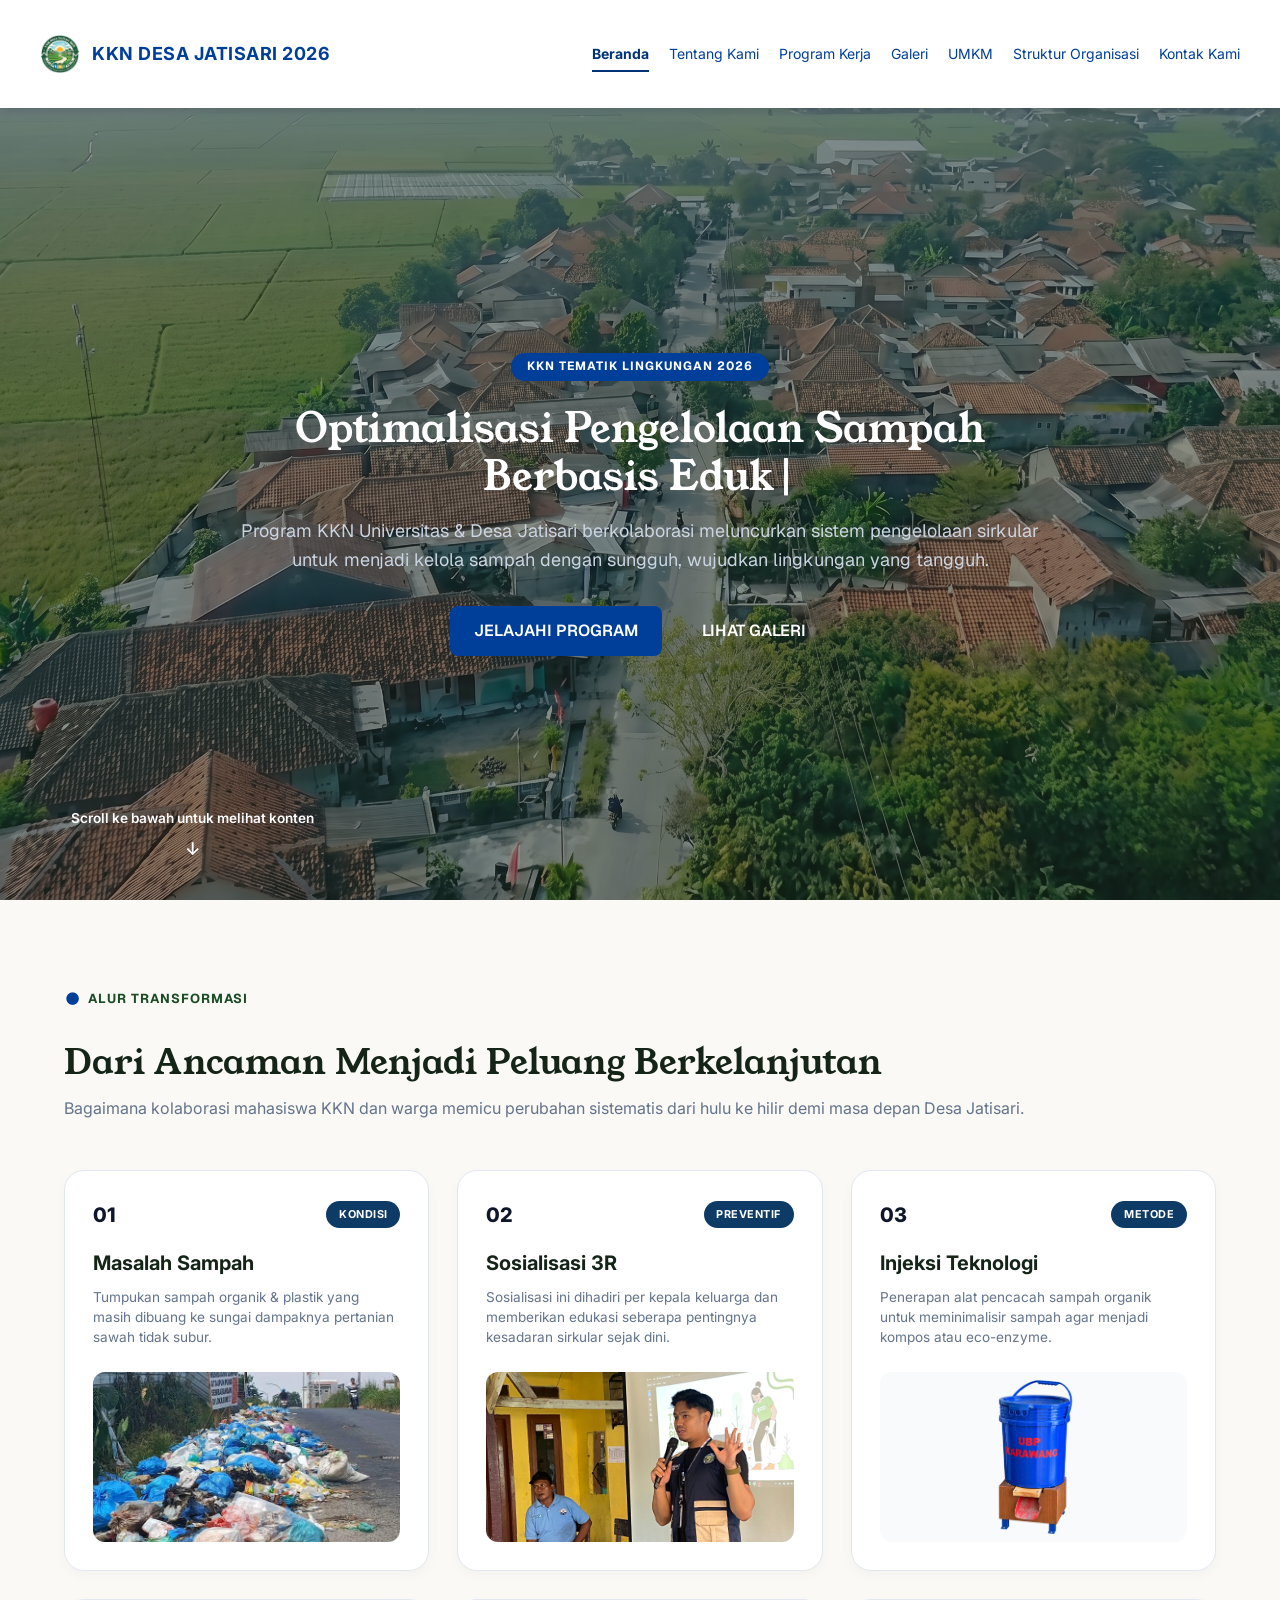
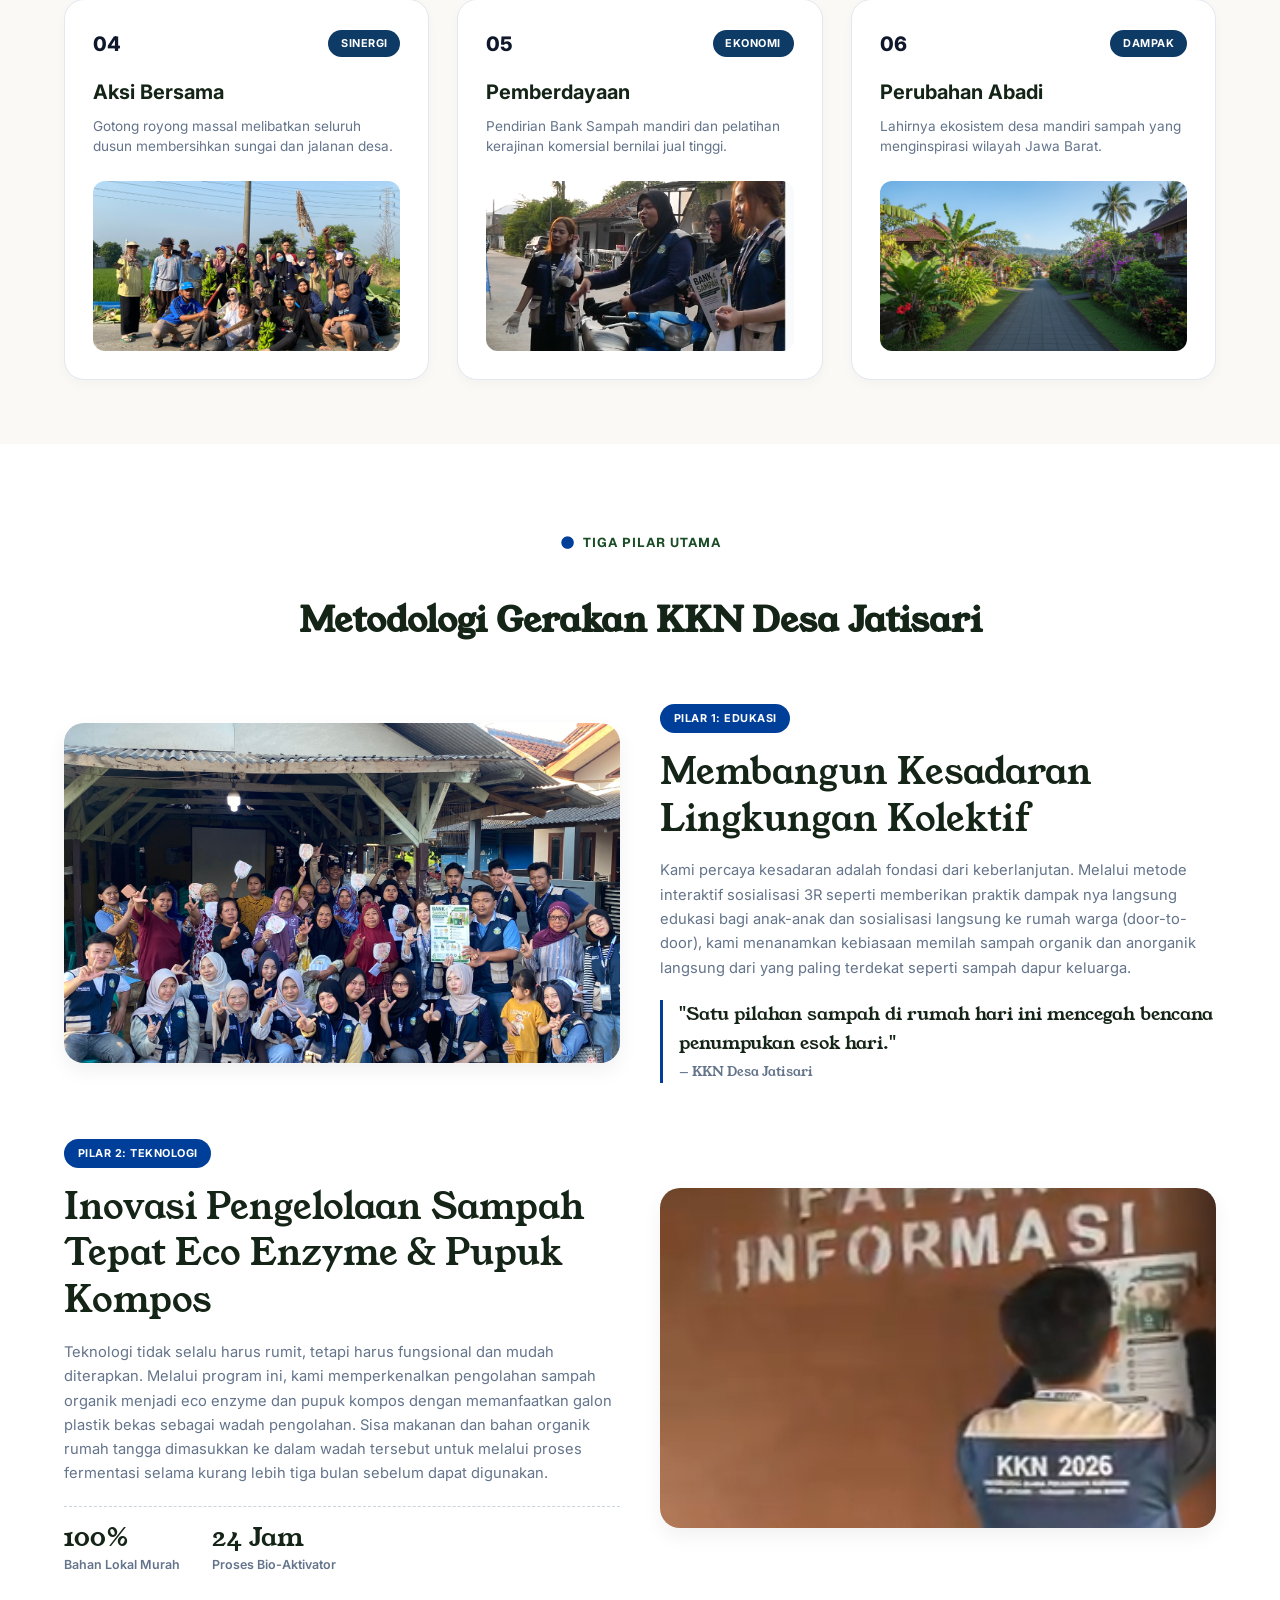
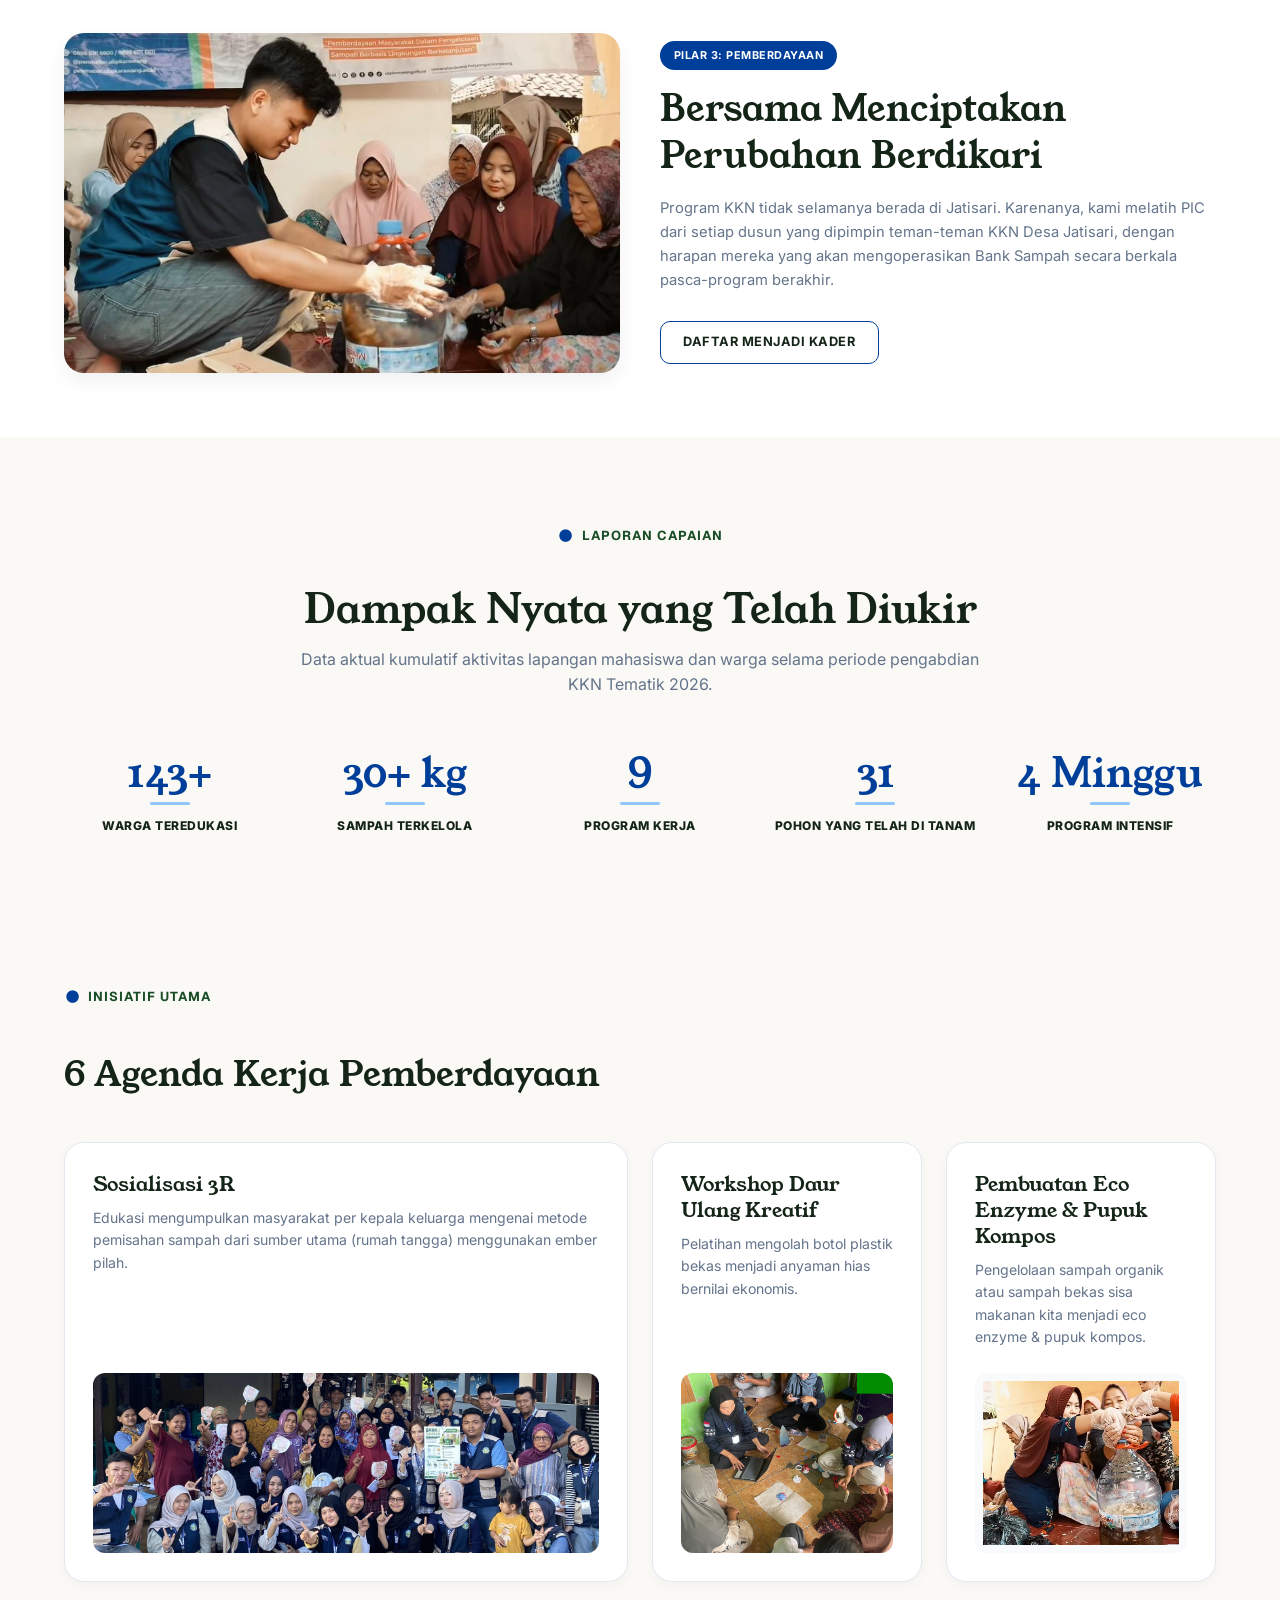
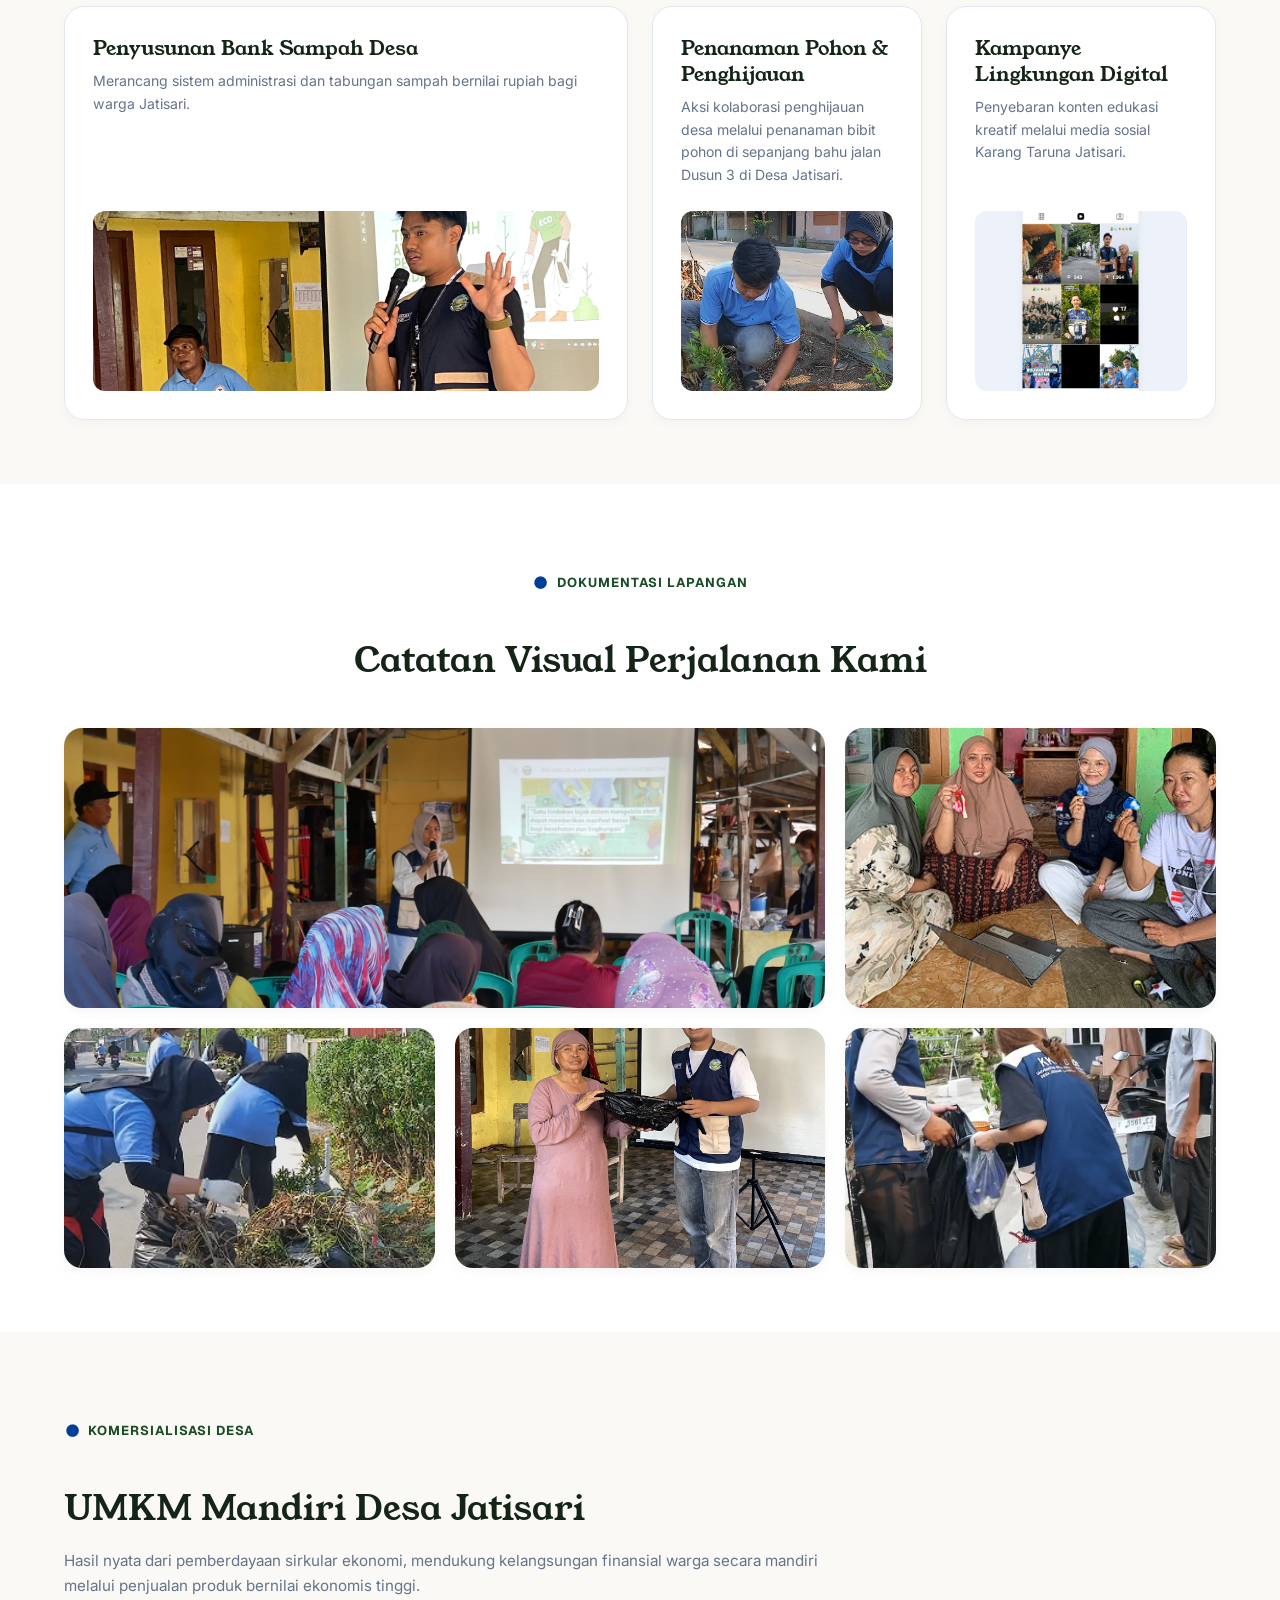
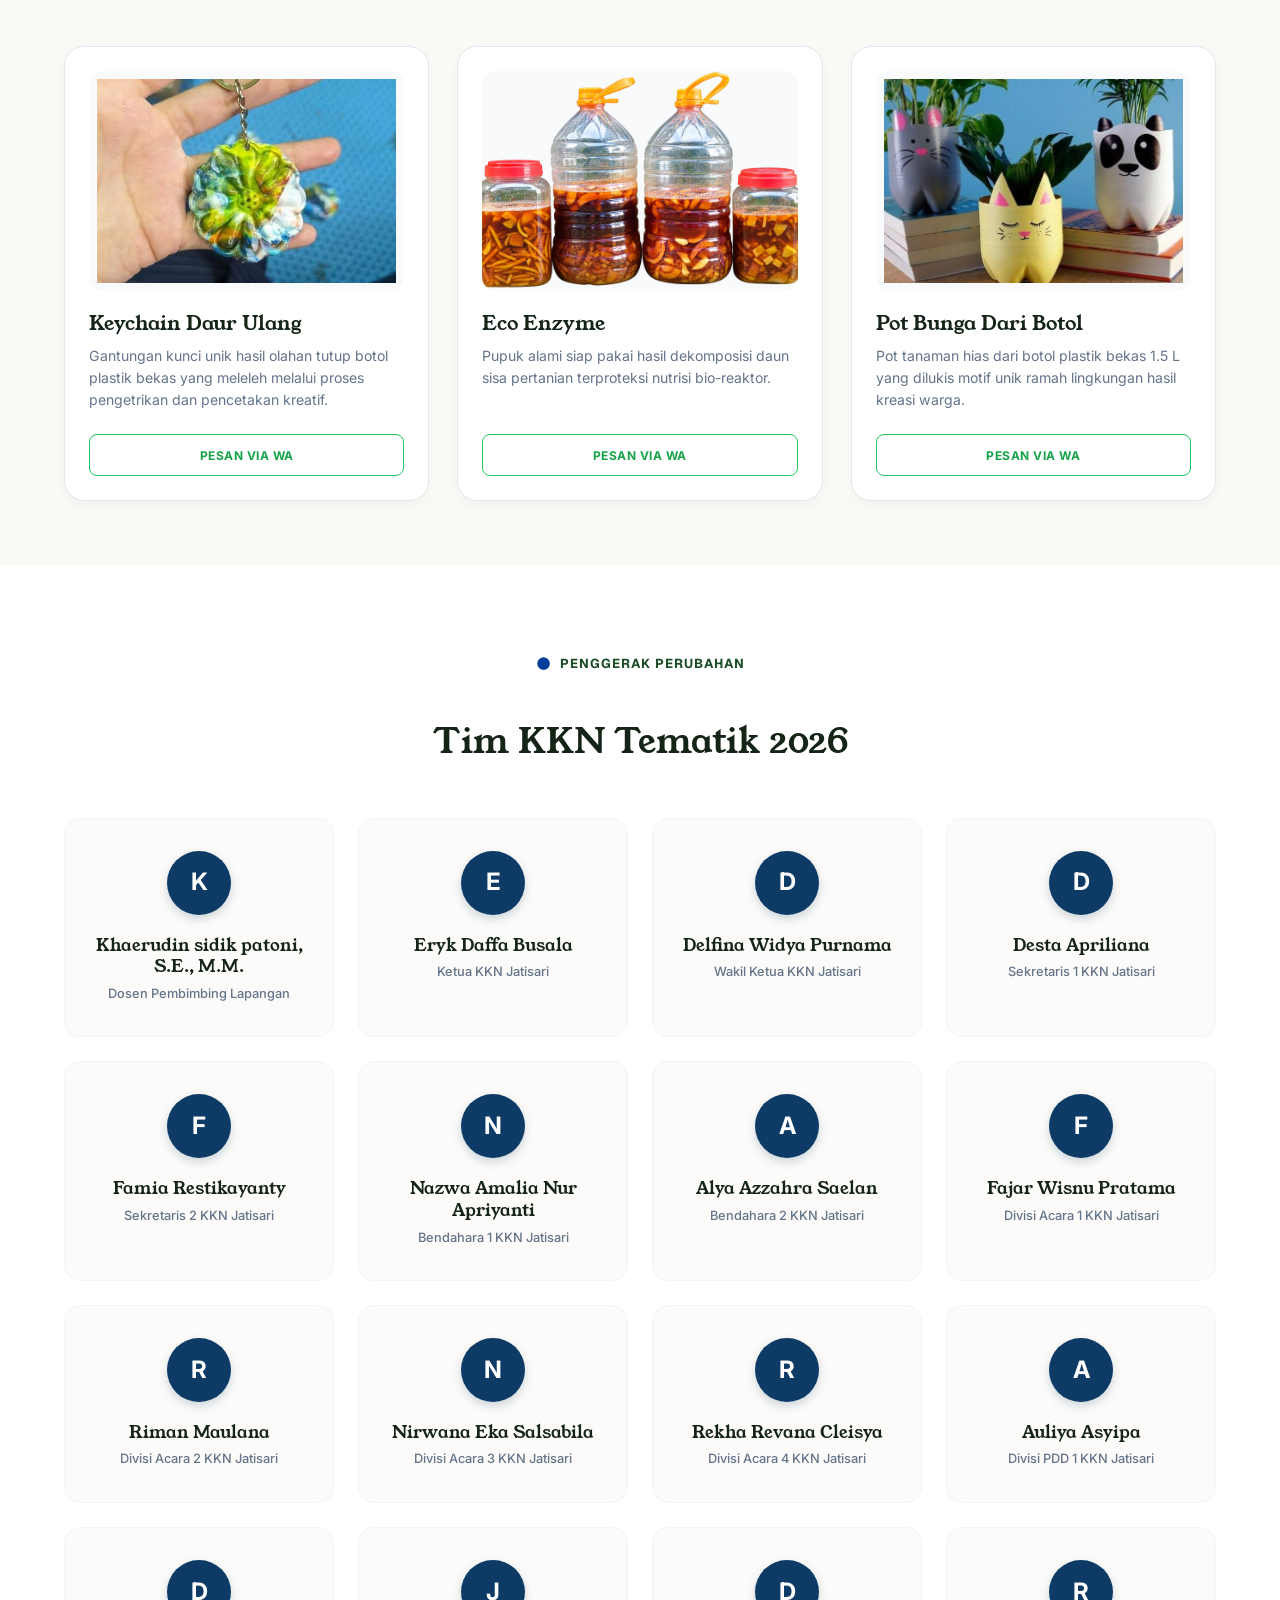
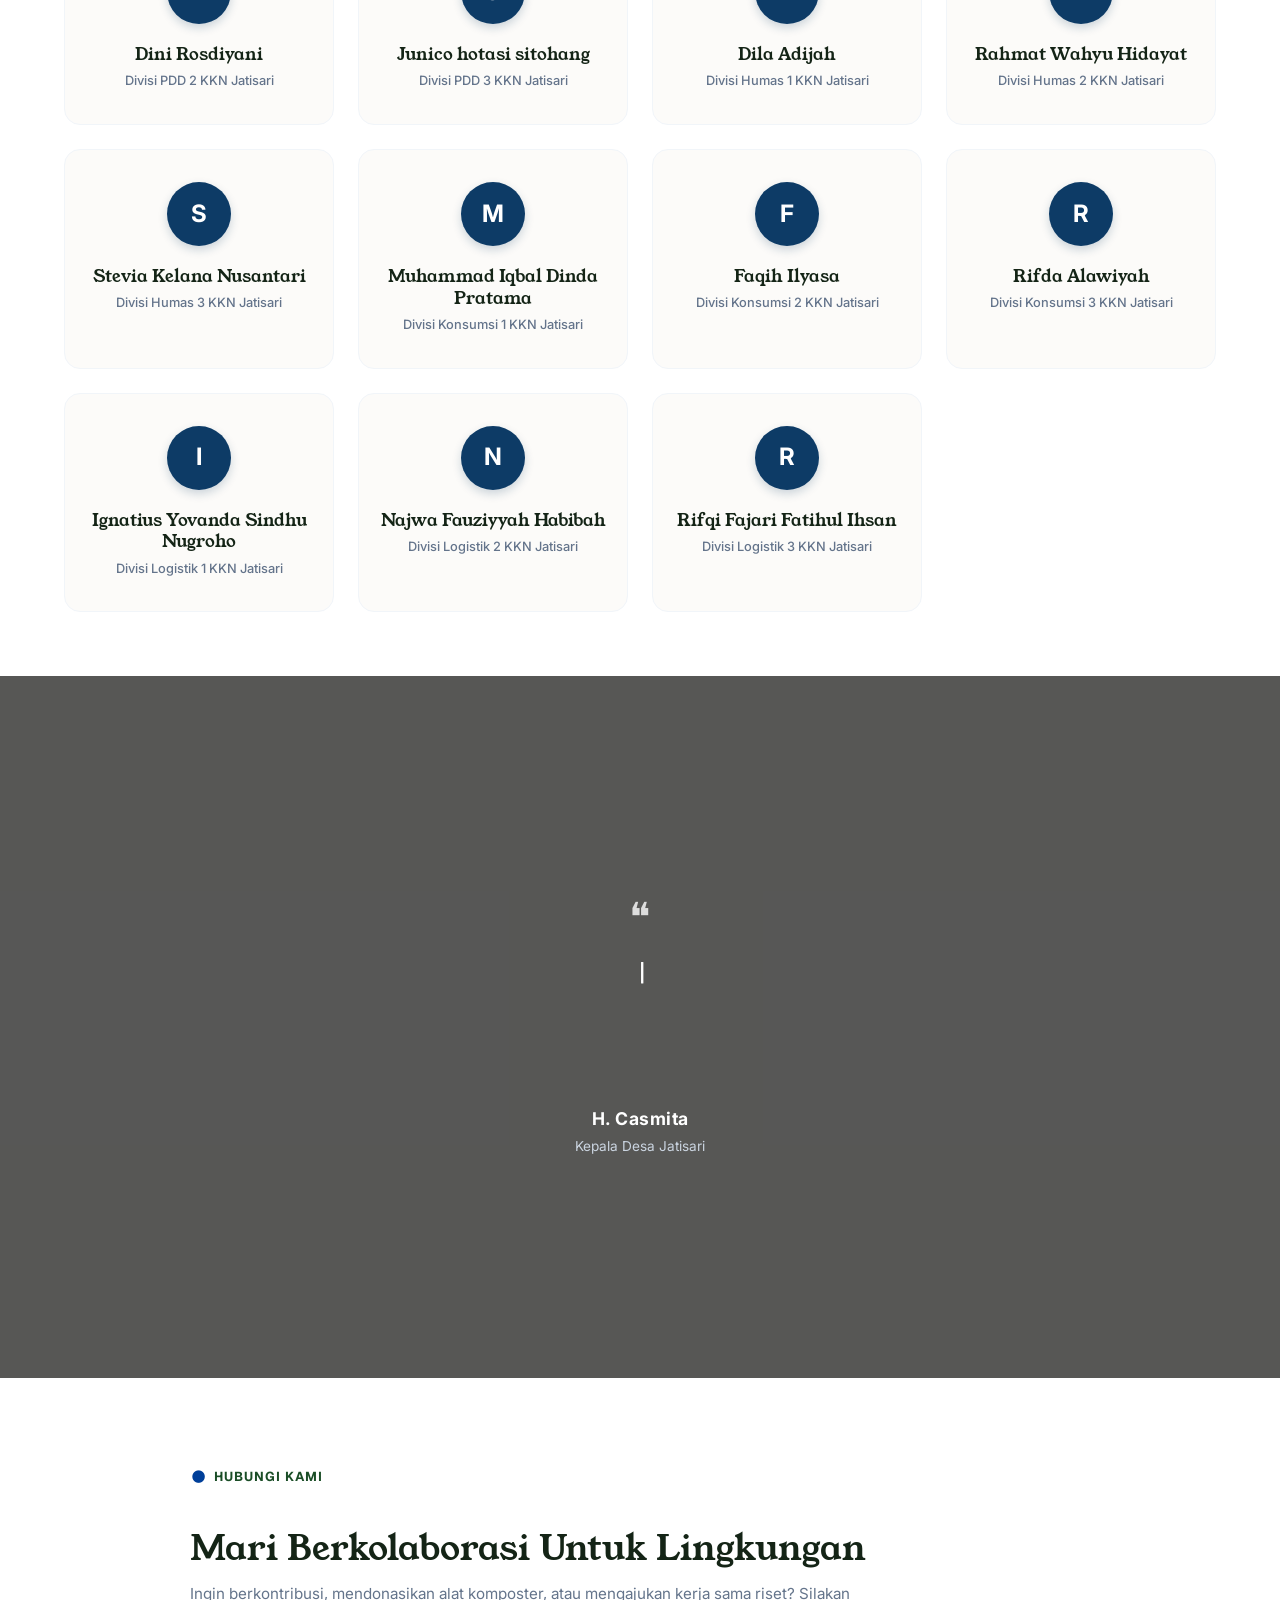
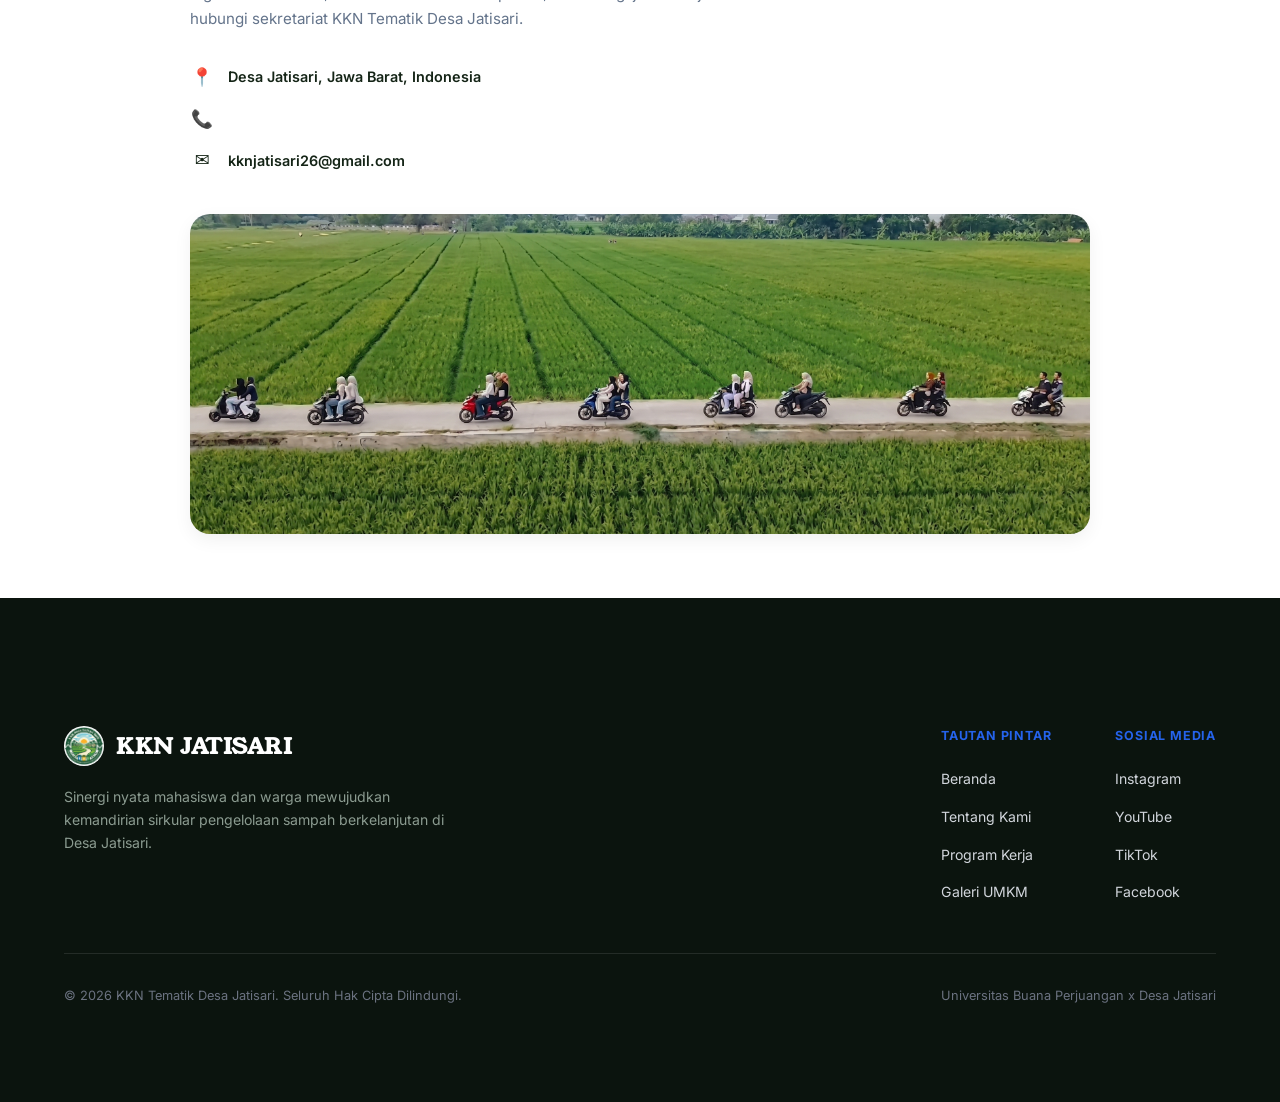
<file: index.html>
<!DOCTYPE html>
<html lang="id">
<head>
    <meta charset="UTF-8">
    <meta name="viewport" content="width=device-width, initial-scale=1.0">
    <title>KKN Desa Jatisari</title>
    <!-- Menghubungkan file styles.css -->
    <link rel="stylesheet" href="styles.css">
</head>
<body>
    <!-- NAVBAR -->
    <nav class="navbar">
        <div class="nav-container">
            <!-- BRAND LOGO -->
            <a href="#" class="brand-logo">
                <img src="img/logo1.jpeg" class="logo-img" alt="Logo KKN">
                <span class="logo-text">KKN DESA JATISARI 2026</span>
            </a>
            <!-- TOMBOL HAMBURGER -->
            <button class="menu-btn" id="mobile-menu-btn" type="button" onclick="toggleSidebar(event)">
                ☰
            </button>

            <!-- OVERLAY -->
            <div class="sidebar-overlay" id="sidebar-overlay" onclick="closeSidebar(event)"></div>

            <!-- SIDEBAR NAV MENU -->
            <ul class="nav-menu" id="nav-menu">
                <li class="sidebar-header">
                    <span>Menu Navigasi</span>
                    <button class="close-btn" id="close-btn" type="button" onclick="closeSidebar(event)">&times;</button>
                </li>
                <li><a href="#top-page" class="nav-link">Beranda</a></li>
                <li><a href="#alur-transformasi" class="nav-link">Tentang Kami</a></li>
                <li><a href="#agenda-pemberdayaan"class="nav-link"> Program Kerja</a></li>
                <li><a href="#dokumentasi-visual" class="nav-link"> Galeri</a></li>
                <li><a href="#umkm-desa" class="nav-link"> UMKM</a></li>
                <li><a href="#penggerak-perubahan" class="nav-link">Struktur Organisasi</a></li>
                <li><a href="#kolaborasi-lingkungan" class="nav-link">Kontak Kami</a></li>
            </ul>
        </div>
    </nav>

    <!-- POP-UP PETUNJUK SCROLL -->
    <div id="scroll-toast" class="scroll-toast">
        <span class="scroll-text">Scroll ke bawah untuk melihat konten</span>
        <span class="scroll-icon">↓</span>
    </div>

    <section id="top-page" class="hero">
        <div class="hero-content">
            <span class="hero-badge">KKN TEMATIK LINGKUNGAN 2026</span>
            <h1 class="hero-title">Optimalisasi Pengelolaan Sampah Berbasis Edukasi, Teknologi, dan Pemberdayaan Masyarakat</h1>
            <p class="hero-description">Program KKN Universitas & Desa Jatisari berkolaborasi meluncurkan sistem pengelolaan sirkular untuk menjadi kelola sampah dengan sungguh, wujudkan lingkungan yang tangguh.</p>
            <div class="btn-group">
                <a href="#agenda-pemberdayaan" class="btn btn-secondary">JELAJAHI PROGRAM</a>
                <a href="#dokumentasi-visual" class="btn btn-primary">LIHAT GALERI</a>
            </div>
        </div>
    </section>
    <section id="alur-transformasi">
        <div class="container">
            
            <!-- HEADER SECTION -->
            <div class="transform-header">
                <div class="badge-tag-blue">
                    <span class="badge-dot">•</span>
                    <span class="badge-text">ALUR TRANSFORMASI</span>
                </div>
                <h2 class="transform-title">Dari Ancaman Menjadi Peluang Berkelanjutan</h2>
                <p class="transform-subtitle">
                    Bagaimana kolaborasi mahasiswa KKN dan warga memicu perubahan sistematis dari hulu ke hilir demi masa depan Desa Jatisari.
                </p>
            </div>

            <!-- GRID 6 KARTU -->
            <div class="transform-grid">

                <!-- KARTU 01 -->
                <div class="transform-card">
                    <div class="card-head">
                        <span class="step-num">01</span>
                        <span class="pill-badge">KONDISI</span>
                    </div>
                    <h3>Masalah Sampah</h3>
                    <p>Tumpukan sampah organik & plastik yang masih dibuang ke sungai dampaknya pertanian sawah tidak subur.</p>
                    <div class="card-img-box">
                        <img src="img/gambar1.png" alt="Masalah Sampah">
                    </div>
                </div>

                <!-- KARTU 02 -->
                <div class="transform-card">
                    <div class="card-head">
                        <span class="step-num">02</span>
                        <span class="pill-badge">PREVENTIF</span>
                    </div>
                    <h3>Sosialisasi 3R</h3>
                    <p>Sosialisasi ini dihadiri per kepala keluarga dan memberikan edukasi seberapa pentingnya kesadaran sirkular sejak dini.</p>
                    <div class="card-img-box">
                        <img src="img/gambar2.jpg" alt="Sosialisasi 3R">
                    </div>
                </div>

                <!-- KARTU 03 -->
                <div class="transform-card">
                    <div class="card-head">
                        <span class="step-num">03</span>
                        <span class="pill-badge">METODE</span>
                    </div>
                    <h3>Injeksi Teknologi</h3>
                    <p>Penerapan alat pencacah sampah organik untuk meminimalisir sampah agar menjadi kompos atau eco-enzyme.</p>
                    <div class="card-img-box img-contain">
                        <img src="img/gambar3.png" alt="Injeksi Teknologi">
                    </div>
                </div>

                <!-- KARTU 04 -->
                <div class="transform-card">
                    <div class="card-head">
                        <span class="step-num">04</span>
                        <span class="pill-badge">SINERGI</span>
                    </div>
                    <h3>Aksi Bersama</h3>
                    <p>Gotong royong massal melibatkan seluruh dusun membersihkan sungai dan jalanan desa.</p>
                    <div class="card-img-box">
                        <img src="img/gambar4.jpg" alt="Aksi Bersama">
                    </div>
                </div>

                <!-- KARTU 05 -->
                <div class="transform-card">
                    <div class="card-head">
                        <span class="step-num">05</span>
                        <span class="pill-badge">EKONOMI</span>
                    </div>
                    <h3>Pemberdayaan</h3>
                    <p>Pendirian Bank Sampah mandiri dan pelatihan kerajinan komersial bernilai jual tinggi.</p>
                    <div class="card-img-box">
                        <img src="img/gambar5.png" alt="Pemberdayaan">
                    </div>
                </div>

                <!-- KARTU 06 -->
                <div class="transform-card">
                    <div class="card-head">
                        <span class="step-num">06</span>
                        <span class="pill-badge">DAMPAK</span>
                    </div>
                    <h3>Perubahan Abadi</h3>
                    <p>Lahirnya ekosistem desa mandiri sampah yang menginspirasi wilayah Jawa Barat.</p>
                    <div class="card-img-box">
                        <img src="img/gambar6.png" alt="Perubahan Abadi">
                    </div>
                </div>

            </div>
        </div>
    </section>
    <!-- SECTION METODOLOGI GERAKAN (3 PILAR UTAMA) -->
    <section id="metodologi-gerakan" class="section-scroll-target">
        <div class="container">
            
            <!-- HEADER SECTION -->
            <div class="metodologi-header">
                <div class="badge-tag-blue">
                    <span class="badge-dot">•</span>
                    <span class="badge-text">TIGA PILAR UTAMA</span>
                </div>
                <h2 class="metodologi-title">Metodologi Gerakan KKN Desa Jatisari</h2>
            </div>

            <!-- LIST PILAR (ZIGZAG LAYOUT) -->
            <div class="pilar-wrapper">

                <!-- PILAR 1 (FOTO KIRI) -->
                <div class="pilar-card">
                    <div class="pilar-media">
                        <img src="img/gambar7.jpg" alt="Edukasi Kesadaran Lingkungan">
                    </div>
                    <div class="pilar-content">
                        <span class="pilar-badge">PILAR 1: EDUKASI</span>
                        <h3>Membangun Kesadaran Lingkungan Kolektif</h3>
                        <p>
                            Kami percaya kesadaran adalah fondasi dari keberlanjutan. Melalui metode interaktif  sosialisasi 3R seperti memberikan praktik dampak nya langsung edukasi bagi anak-anak dan sosialisasi langsung ke rumah warga (door-to-door), kami menanamkan kebiasaan memilah sampah organik dan anorganik langsung dari yang paling terdekat seperti sampah dapur keluarga.
                        </p>
                        <blockquote class="pilar-quote">
                            "Satu pilahan sampah di rumah hari ini mencegah bencana penumpukan esok hari."
                            <cite>— KKN Desa Jatisari</cite>
                        </blockquote>
                    </div>
                </div>

                <!-- PILAR 2 (FOTO KANAN / REVERSE) -->
                <div class="pilar-card pilar-reverse">
                    <div class="pilar-media">
                        <img src="img/gambar8.png" alt="Inovasi Pengelolaan Sampah">
                    </div>
                    <div class="pilar-content">
                        <span class="pilar-badge">PILAR 2: TEKNOLOGI</span>
                        <h3>Inovasi Pengelolaan Sampah Tepat Eco Enzyme & Pupuk Kompos</h3>
                        <p>
                            Teknologi tidak selalu harus rumit, tetapi harus fungsional dan mudah diterapkan. Melalui program ini, kami memperkenalkan pengolahan sampah organik menjadi eco enzyme dan pupuk kompos dengan memanfaatkan galon plastik bekas sebagai wadah pengolahan. Sisa makanan dan bahan organik rumah tangga dimasukkan ke dalam wadah tersebut untuk melalui proses fermentasi selama kurang lebih tiga bulan sebelum dapat digunakan.
                        </p>
                        <div class="pilar-stats">
                            <div class="pilar-stat-item">
                                <span class="pilar-stat-num">100%</span>
                                <span class="pilar-stat-label">Bahan Lokal Murah</span>
                            </div>
                            <div class="pilar-stat-item">
                                <span class="pilar-stat-num">24 Jam</span>
                                <span class="pilar-stat-label">Proses Bio-Aktivator</span>
                            </div>
                        </div>
                    </div>
                </div>

                <!-- PILAR 3 (FOTO KIRI) -->
                <div class="pilar-card">
                    <div class="pilar-media">
                        <img src="img/gambar9.jpg" alt="Pemberdayaan Berdikari">
                    </div>
                    <div class="pilar-content">
                        <span class="pilar-badge">PILAR 3: PEMBERDAYAAN</span>
                        <h3>Bersama Menciptakan Perubahan Berdikari</h3>
                        <p>
                            Program KKN tidak selamanya berada di Jatisari. Karenanya, kami melatih PIC dari setiap dusun yang dipimpin teman-teman KKN Desa Jatisari, dengan harapan mereka yang akan mengoperasikan Bank Sampah secara berkala pasca-program berakhir.
                        </p>
                        <a href=# class="btn-outline-pilar">DAFTAR MENJADI KADER</a>
                    </div>
                </div>

            </div>
        </div>
    </section>
    <!-- SECTION LAPORAN CAPAIAN -->
    <section id="laporan-capaian" class="section-scroll-target">
        <div class="container">
            
            <!-- HEADER SECTION -->
            <div class="capaian-header">
                <div class="badge-tag-blue">
                    <span class="badge-dot">•</span>
                    <span class="badge-text">LAPORAN CAPAIAN</span>
                </div>
                <h2 class="capaian-title">Dampak Nyata yang Telah Diukir</h2>
                <p class="capaian-subtitle">
                    Data aktual kumulatif aktivitas lapangan mahasiswa dan warga selama periode pengabdian KKN Tematik 2026.
                </p>
            </div>

            <!-- GRID 5 KOLOM ANGKA STATISTIK -->
            <div class="capaian-grid grid-3">

                <!-- ITEM 1 -->
                <div class="capaian-item">
                    <div class="card-stat-number">143+</div>
                    <div class="capaian-line"></div>
                    <p class="capaian-label">WARGA TEREDUKASI</p>
                </div>

                <!-- ITEM 2 -->
                <div class="capaian-item">
                    <div class="card-stat-number">30+ kg</div>
                    <div class="capaian-line"></div>
                    <p class="capaian-label">SAMPAH TERKELOLA</p>
                </div>

                <!-- ITEM 3 -->
                <div class="capaian-item">
                    <div class="card-stat-number">9</div>
                    <div class="capaian-line"></div>
                    <p class="capaian-label">PROGRAM KERJA</p>
                </div>

                <!-- ITEM 4 -->
                <div class="capaian-item">
                    <div class="card-stat-number">31</div>
                    <div class="capaian-line"></div>
                    <p class="capaian-label">Pohon Yang Telah Di Tanam</p>
                </div>

                <!-- ITEM 5 -->
                <div class="capaian-item">
                    <div class="card-stat-number">4 Minggu</div>
                    <div class="capaian-line"></div>
                    <p class="capaian-label">PROGRAM INTENSIF</p>
                </div>

            </div>
        </div>
    </section>
    <!-- SECTION 6 AGENDA KERJA PEMBERDAYAAN -->
    <section id="agenda-pemberdayaan" class="section-scroll-target">
        <div class="container">
            
            <!-- HEADER SECTION -->
            <div class="agenda-header">
                <div class="badge-tag-blue">
                    <span class="badge-dot">•</span>
                    <span class="badge-text">INISIATIF UTAMA</span>
                </div>
                <h2 class="agenda-title">6 Agenda Kerja Pemberdayaan</h2>
            </div>

            <!-- GRID KARTU AGENDA (LEBAR BERVARIASI) -->
            <div class="agenda-grid">

                <!-- KARTU 1 (LEBAR / FEATURED) -->
                <div class="agenda-card card-wide">
                    <div class="agenda-text-box">
                        <h3>Sosialisasi 3R</h3>
                        <p>Edukasi mengumpulkan masyarakat per kepala keluarga mengenai metode pemisahan sampah dari sumber utama (rumah tangga) menggunakan ember pilah.</p>
                    </div>
                    <div class="agenda-img-box">
                        <img src="img/gambar10.JPG" alt="Sosialisasi 3R">
                    </div>
                </div>

                <!-- KARTU 2 (STANDAR) -->
                <div class="agenda-card">
                    <div class="agenda-text-box">
                        <h3>Workshop Daur Ulang Kreatif</h3>
                        <p>Pelatihan mengolah botol plastik bekas menjadi anyaman hias bernilai ekonomis.</p>
                    </div>
                    <div class="agenda-img-box">
                        <img src="img/gambar11.jpg" alt="Workshop Daur Ulang">
                    </div>
                </div>

                <!-- KARTU 3 (STANDAR - FIT CONTAINER UNTUK BOTOL/EKYM) -->
                <div class="agenda-card">
                    <div class="agenda-text-box">
                        <h3>Pembuatan Eco Enzyme & Pupuk Kompos</h3>
                        <p>Pengelolaan sampah organik atau sampah bekas sisa makanan kita menjadi eco enzyme & pupuk kompos.</p>
                    </div>
                    <div class="agenda-img-box img-contain">
                        <img src="img/gambar12.png" alt="Eco Enzyme">
                    </div>
                </div>

                <!-- KARTU 4 (LEBAR / FEATURED) -->
                <div class="agenda-card card-wide">
                    <div class="agenda-text-box">
                        <h3>Penyusunan Bank Sampah Desa</h3>
                        <p>Merancang sistem administrasi dan tabungan sampah bernilai rupiah bagi warga Jatisari.</p>
                    </div>
                    <div class="agenda-img-box">
                        <img src="img/gambar2.jpg" alt="Bank Sampah Desa">
                    </div>
                </div>

                <!-- KARTU 5 (STANDAR) -->
                <div class="agenda-card">
                    <div class="agenda-text-box">
                        <h3>Penanaman Pohon & Penghijauan</h3>
                        <p>Aksi kolaborasi penghijauan desa melalui penanaman bibit pohon di sepanjang bahu jalan Dusun 3  di Desa Jatisari.</p>
                    </div>
                    <div class="agenda-img-box">
                        <img src="img/gambar13.png" alt="Pelatihan Kompos">
                    </div>
                </div>

                <!-- KARTU 6 (STANDAR) -->
                <div class="agenda-card">
                    <div class="agenda-text-box">
                        <h3>Kampanye Lingkungan Digital</h3>
                        <p>Penyebaran konten edukasi kreatif melalui media sosial Karang Taruna Jatisari.</p>
                    </div>
                    <div class="agenda-img-box">
                        <img src="img/gambar14.png" alt="Kampanye Digital">
                    </div>
                </div>

            </div>
        </div>
    </section>
    <!-- SECTION DOKUMENTASI LAPANGAN -->
    <section id="dokumentasi-visual" class="section-scroll-target">
        <div class="container">
            
            <!-- HEADER SECTION -->
            <div class="visual-header">
                <div class="badge-tag-blue">
                    <span class="badge-dot">•</span>
                    <span class="badge-text">DOKUMENTASI LAPANGAN</span>
                </div>
                <h2 class="visual-title">Catatan Visual Perjalanan Kami</h2>
            </div>

            <!-- BENTO/GRID ASIMETRIS FOTO -->
            <div class="visual-grid">

                <!-- FOTO 1: WIDE (FOTO UTAMA BERSAMA WARGA) -->
                <div class="visual-card card-wide">
                    <img src="img/gambar15.JPG" alt="Foto Bersama Warga Desa">
                </div>

                <!-- FOTO 2: PRESENTASI / EDUSASI -->
                <div class="visual-card card-tall">
                    <img src="img/gambar16.png" alt="Sosialisasi dan Presentasi Program">
                </div>

                <!-- FOTO 3: PRAKTIK PEMBUATAN ECO ENZYME -->
                <div class="visual-card">
                    <img src="img/gambar17.png" alt="Praktik Pengolahan Sampah Organik">
                </div>

                <!-- FOTO 4: AKSI GOBAR / KERJA BAKTI -->
                <div class="visual-card">
                    <img src="img/gambar18.JPG" alt="Aksi Bersama di Lapangan">
                </div>

                <!-- FOTO 5: PEMASANGAN PAPAN INFORMASI -->
                <div class="visual-card">
                    <img src="img/gambar19.png" alt="Pemasangan Papan Informasi Desa">
                </div>

            </div>
        </div>
    </section>
    <!-- SECTION UMKM MANDIRI DESA -->
    <section id="umkm-desa" class="section-scroll-target">
        <div class="container">
            
            <!-- HEADER SECTION -->
            <div class="umkm-header">
                <div class="badge-tag-blue">
                    <span class="badge-dot">•</span>
                    <span class="badge-text">KOMERSIALISASI DESA</span>
                </div>
                <h2 class="umkm-title">UMKM Mandiri Desa Jatisari</h2>
                <p class="umkm-subtitle">
                    Hasil nyata dari pemberdayaan sirkular ekonomi, mendukung kelangsungan finansial warga secara mandiri melalui penjualan produk bernilai ekonomis tinggi.
                </p>
            </div>

            <!-- GRID 3 KARTU PRODUK -->
            <div class="umkm-grid">

                <!-- KARTU PRODUK 1 (KEYCHAIN TUTUP BOTOL) -->
                <div class="product-card">
                    <div class="product-img-box img-contain">
                        <img src="img/keychain.jpg" alt="Keychain Tutup Botol Bekas">
                    </div>
                    <div class="product-body">
                        <div class="product-head">
                            <h3>Keychain Daur Ulang</h3>
                        </div>
                        <p class="product-desc">
                            Gantungan kunci unik hasil olahan tutup botol plastik bekas yang meleleh melalui proses pengetrikan dan pencetakan kreatif.
                        </p>
                        <a href=# target="_blank" class="btn-wa">PESAN VIA WA</a>
                    </div>
                </div>

                <!-- KARTU PRODUK 2 -->
                <div class="product-card">
                    <div class="product-img-box">
                        <img src="img/ecoenzym.png" alt="Eco Enzyme">
                    </div>
                    <div class="product-body">
                        <div class="product-head">
                            <h3>Eco Enzyme</h3>
                        </div>
                        <p class="product-desc">
                            Pupuk alami siap pakai hasil dekomposisi daun sisa pertanian terproteksi nutrisi bio-reaktor.
                        </p>
                        <a href=# target="_blank" class="btn-wa">PESAN VIA WA</a>
                    </div>
                </div>

                <!-- KARTU PRODUK 3 (POT BUNGA BOTOL PLASTIK) -->
                <div class="product-card">
                    <div class="product-img-box img-contain">
                        <img src="img/pot.jpg" alt="Pot Bunga Botol Plastik">
                    </div>
                    <div class="product-body">
                        <div class="product-head">
                            <h3>Pot Bunga Dari Botol</h3>
                        </div>
                        <p class="product-desc">
                            Pot tanaman hias dari botol plastik bekas 1.5 L yang dilukis motif unik ramah lingkungan hasil kreasi warga.
                        </p>
                        <a href=# target="_blank" class="btn-wa">PESAN VIA WA</a>
                    </div>
                </div>

            </div>
        </div>
    </section>
    <!-- SECTION TIM KKN TEMATIK (AVATAR INISIAL) -->
    <section id="penggerak-perubahan" class="section-scroll-target">
        <div class="container">
            
            <!-- HEADER SECTION -->
            <div class="team-header">
                <div class="badge-tag-blue">
                    <span class="badge-dot">•</span>
                    <span class="badge-text">PENGGERAK PERUBAHAN</span>
                </div>
                <h2 class="team-title">Tim KKN Tematik 2026</h2>
            </div>

            <!-- GRID 4 KOLOM KARTU ANGGOTA -->
            <div class="team-grid">
                <div class="team-card">
                    <div class="initial-avatar">K</div>
                    <h3>Khaerudin sidik patoni, S.E., M.M.</h3>
                    <p class="team-role">Dosen Pembimbing Lapangan</p>
                </div>
                <div class="team-card">
                    <div class="initial-avatar">E</div>
                    <h3>Eryk Daffa Busala</h3>
                    <p class="team-role">Ketua KKN Jatisari</p>
                </div>
                <div class="team-card">
                    <div class="initial-avatar">D</div>
                    <h3>Delfina Widya Purnama</h3>
                    <p class="team-role">Wakil Ketua KKN Jatisari</p>
                </div>
                <div class="team-card">
                    <div class="initial-avatar">D</div>
                    <h3>⁠Desta Apriliana</h3>
                    <p class="team-role">Sekretaris 1 KKN Jatisari</p>
                </div>
                <div class="team-card">
                    <div class="initial-avatar">F</div>
                    <h3>Famia Restikayanty</h3>
                    <p class="team-role">Sekretaris 2 KKN Jatisari</p>
                </div>
                <div class="team-card">
                    <div class="initial-avatar">N</div>
                    <h3>Nazwa Amalia Nur Apriyanti</h3>
                    <p class="team-role">Bendahara 1 KKN Jatisari</p>
                </div>
                <div class="team-card">
                    <div class="initial-avatar">A</div>
                    <h3>⁠Alya Azzahra Saelan</h3>
                    <p class="team-role">Bendahara 2 KKN Jatisari</p>
                </div>
                <div class="team-card">
                    <div class="initial-avatar">F</div>
                    <h3>Fajar Wisnu Pratama</h3>
                    <p class="team-role">Divisi Acara 1 KKN Jatisari</p>
                </div>

                <div class="team-card">
                    <div class="initial-avatar">R</div>
                    <h3>Riman Maulana</h3>
                    <p class="team-role">Divisi Acara 2 KKN Jatisari</p>
                </div>

                <div class="team-card">
                    <div class="initial-avatar">N</div>
                    <h3>Nirwana Eka Salsabila</h3>
                    <p class="team-role">Divisi Acara 3 KKN Jatisari</p>
                </div>

                <div class="team-card">
                    <div class="initial-avatar">R</div>
                    <h3>Rekha Revana Cleisya</h3>
                    <p class="team-role">Divisi Acara 4 KKN Jatisari</p>
                </div>

                <div class="team-card">
                    <div class="initial-avatar">A</div>
                    <h3>Auliya Asyipa</h3>
                    <p class="team-role">Divisi PDD 1 KKN Jatisari</p>
                </div>

                <div class="team-card">
                    <div class="initial-avatar">D</div>
                    <h3>⁠Dini Rosdiyani</h3>
                    <p class="team-role">Divisi PDD 2 KKN Jatisari</p>
                </div>

                <div class="team-card">
                    <div class="initial-avatar">J</div>
                    <h3>Junico hotasi sitohang</h3>
                    <p class="team-role">Divisi PDD 3 KKN Jatisari</p>
                </div>

                <div class="team-card">
                    <div class="initial-avatar">D</div>
                    <h3>Dila Adijah</h3>
                    <p class="team-role">Divisi Humas 1 KKN Jatisari</p>
                </div>

                <div class="team-card">
                    <div class="initial-avatar">R</div>
                    <h3>Rahmat Wahyu Hidayat</h3>
                    <p class="team-role">Divisi Humas 2 KKN Jatisari</p>
                </div>

                <div class="team-card">
                    <div class="initial-avatar">S</div>
                    <h3>Stevia Kelana Nusantari</h3>
                    <p class="team-role">Divisi Humas 3 KKN Jatisari</p>
                </div>

                <div class="team-card">
                    <div class="initial-avatar">M</div>
                    <h3>⁠Muhammad Iqbal Dinda Pratama</h3>
                    <p class="team-role">Divisi Konsumsi 1 KKN Jatisari</p>
                </div>

                <div class="team-card">
                    <div class="initial-avatar">F</div>
                    <h3>Faqih Ilyasa</h3>
                    <p class="team-role">Divisi Konsumsi 2 KKN Jatisari</p>
                </div>

                <div class="team-card">
                    <div class="initial-avatar">R</div>
                    <h3>Rifda Alawiyah</h3>
                    <p class="team-role">Divisi Konsumsi 3 KKN Jatisari</p>
                </div> 

                <div class="team-card">
                    <div class="initial-avatar">I</div>
                    <h3>⁠Ignatius Yovanda Sindhu Nugroho</h3>
                    <p class="team-role">Divisi Logistik 1 KKN Jatisari</p>
                </div>

                <div class="team-card">
                    <div class="initial-avatar">N</div>
                    <h3>Najwa Fauziyyah Habibah</h3>
                    <p class="team-role">Divisi Logistik 2 KKN Jatisari</p>
                </div>

                <div class="team-card">
                    <div class="initial-avatar">R</div>
                    <h3>⁠Rifqi Fajari Fatihul Ihsan</h3>
                    <p class="team-role">Divisi Logistik 3 KKN Jatisari</p>
                </div> 
            </div>
        </div>
    </section>

    <!-- SECTION TESTIMONI KEPALA DESA -->
    <section id="testimoni-kades" class="section-scroll-target">
        <div class="quote-banner-overlay">
            <div class="quote-container">
                <div class="quote-icon">❝</div>
                <p id="typed-quote" class="quote-text"></p>
                <div class="quote-author">
                    <h3>H. Casmita</h3>
                    <p>Kepala Desa Jatisari</p>
                </div>
            </div>
        </div>
    </section>
    <!-- SECTION HUBUNGI KAMI / KOLABORASI (TANPA FORM) -->
    <section id="kolaborasi-lingkungan" class="section-scroll-target">
        <div class="container">
            
            <div class="kolaborasi-wrapper">
                <!-- HEADER & BADGE -->
                <div class="badge-tag-blue">
                    <span class="badge-dot">•</span>
                    <span class="badge-text">HUBUNGI KAMI</span>
                </div>
                <h2 class="kolaborasi-title">Mari Berkolaborasi Untuk Lingkungan</h2>
                <p class="kolaborasi-subtitle">
                    Ingin berkontribusi, mendonasikan alat komposter, atau mengajukan kerja sama riset? Silakan hubungi sekretariat KKN Tematik Desa Jatisari.
                </p>

                <!-- DETAIL KONTAK -->
                <div class="kolaborasi-contact-list">
                    <div class="contact-item">
                        <span class="contact-icon">📍</span>
                        <span class="contact-text">Desa Jatisari, Jawa Barat, Indonesia</span>
                    </div>
                    <div class="contact-item">
                        <span class="contact-icon">📞</span>
                        <a href="#" target="_blank" class="contact-text"></a>
                    </div>
                    <div class="contact-item">
                        <span class="contact-icon">✉️</span>
                        <a href="mailto:kknjatisari26@gmail.com" class="contact-text">kknjatisari26@gmail.com</a>
                    </div>
                </div>

                <!-- FOTO BANNER DESA -->
                <div class="kolaborasi-banner-box">
                    <img src="img/background2.jpg" alt="Pemandangan Desa Jatisari">
                </div>
            </div>

        </div>
    </section>

    <!-- FOOTER UTAMA -->
    <footer class="site-footer">
        <div class="container">
            
            <!-- BARIS ATAS FOOTER -->
            <div class="footer-top">
                
                <!-- BRAND & DESKRIPSI (KIRI) -->
                <div class="footer-brand-box">
                    <a href="#" class="footer-logo">
                        <img src="img/logo1.jpeg" class="logo-box" alt="Logo KKN">
                        <span class="logo-text">KKN JATISARI</span>
                    </a>
                    <p class="footer-desc">
                        Sinergi nyata mahasiswa dan warga mewujudkan kemandirian sirkular pengelolaan sampah berkelanjutan di Desa Jatisari.
                    </p>
                </div>

                <!-- NAVIGASI MENU (KANAN) -->
                <div class="footer-nav-group">
                    
                    <!-- KOLOM 1: TAUTAN PINTAR -->
                    <div class="footer-nav-col">
                        <h4 class="footer-col-title">TAUTAN PINTAR</h4>
                        <ul class="footer-links">
                            <li><a href="#top-page">Beranda</a></li>
                            <li><a href="#alur-transformasi">Tentang Kami</a></li>
                            <li><a href="#agenda-pemberdayaan">Program Kerja</a></li>
                            <li><a href="#umkm-desa">Galeri UMKM</a></li>
                        </ul>
                    </div>

                    <!-- KOLOM 2: SOSIAL MEDIA -->
                    <div class="footer-nav-col">
                        <h4 class="footer-col-title">SOSIAL MEDIA</h4>
                        <ul class="footer-links">
                            <li><a href="https://www.instagram.com/kknjatisari2026/" target="_blank">Instagram</a></li>
                            <li><a href="#" target="_blank">YouTube</a></li>
                            <li><a href="https://www.tiktok.com/@kknubpjatisari2026_" target="_blank">TikTok</a></li>
                            <li><a href="#" target="_blank">Facebook</a></li>
                        </ul>
                    </div>

                </div>
            </div>

            <hr class="footer-divider">

            <!-- BARIS BAWAH FOOTER (COPYRIGHT & KAMPUS) -->
            <div class="footer-bottom">
                <p class="copyright-text">&copy; 2026 KKN Tematik Desa Jatisari. Seluruh Hak Cipta Dilindungi.</p>
                <p class="collab-text">Universitas Buana Perjuangan x Desa Jatisari</p>
            </div>

        </div>
    </footer>
    <script src="script.js"></script>

</body>
</html>
</file>
<file: styles.css>
@import url('https://fonts.googleapis.com/css2?family=Geist:wght@100..900&display=swap');
@import url('https://fonts.googleapis.com/css2?family=Inter:wght@100..900&display=swap');
@import url('https://fonts.googleapis.com/css2?family=Young+Serif&display=swap');
/* ==========================================
   1. VARIABEL & RESET DASAR
   ========================================== */
:root {
  --primary-color: #003F99;     /* Warna teks & footer (Dark) */
  --primary-hover: #003277;      /* Warna tombol saat di-hover */
  --secondary-color: #FFFFFF;     /* Warna teks & footer (Dark) */
  --secondary-hover: #fff9f2;
  --accent-color: #3b82f6;        /* Warna elemen highlight */
  --bg-light: #FAF9F5;            /* Warna latar belakang halaman */
  --text-main: #142416;           /* Warna teks utama */
  --text-muted: #64748b;          /* Warna teks sekunder */
  --font-family: 'Inter', system-ui, -apple-system, sans-serif;
  --transition: all 0.3s ease;
}

* {
  margin: 0;
  padding: 0;
  box-sizing: border-box;
}

body {
  font-family: var(--font-family);
  background-color: var(--bg-light);
  color: var(--text-main);
  line-height: 1.6;
}

a {
  text-decoration: none;
  color: inherit;
}

.brand-logo {
  display: flex;
  align-items: center;
  gap: 0.75rem; /* Jarak antara gambar logo dan teks */
  text-decoration: none;
  font-size: 1rem;
  font-weight: 200;
  color: #ffffff;
  letter-spacing: 0.5px;
  height: 10px;
}

html {
  /* Membuat pergerakan scroll menjadi mulus */
  scroll-behavior: smooth;
  
  /* Memberikan kompensasi tinggi navbar agar judul tidak tertutup */
  scroll-padding-top: 120px; 
}

/* Offset khusus untuk setiap elemen target anchor ID */
.section-scroll-target {
  scroll-margin-top: 120px;
}

/* ==========================================
   2. NAVBAR
   ========================================== */
.navbar {
  background-color: var(--secondary-color);
  box-shadow: 0 2px 10px rgba(0, 0, 0, 0.15);
  position: sticky;
  top: 0;
  z-index: 1000;
  height: 12vh;
  align-content: center;
  transition: var(--transition);
}
.nav-container {
  max-width: 1200px;
  margin: 0 auto;
  display: flex;
  justify-content: space-between;
  align-items: center;
}

.logo-img {
  height: 40px;       
  width: auto;         
  object-fit: contain; 
  border-radius: 50%;
}

.logo-text {
  font-size: 18px;
  font-weight: 700;
  color: var(--primary-color);
  letter-spacing: 0.5px;
}

.nav-menu {
  display: flex;
  list-style: none;
  gap: 1.25rem;
  align-items: center;
}

.nav-link {
  font-weight: 400;
  font-size: 14px;
  color: var(--primary-color); 
  transition: var(--transition);
  padding: 0.5rem 0;
  white-space: nowrap;
}

/* Styling ketika link navigasi aktif */
.nav-link.active{
  color: var(--primary-hover) !important;
  font-weight: 700;
  border-bottom: 2px solid var(--primary-hover); /* Opsional: garis bawah */
}


/* Tampilkan dropdown saat mouse di-hover di Desktop */
@media (min-width: 769px) {
  .dropdown:hover .dropdown-menu {
    opacity: 1;
    visibility: visible;
    transform: translateY(0);
  }
  
  .menu-btn {
    display: none;
  }
}

/* ==========================================
   3. HERO SECTION
   ========================================== */
.hero {
  width: 100%;
  height: 88vh;
  background: radial-gradient(rgba(27, 46, 30, 0.5), rgba(27, 46, 30, 0.5)) , url(img/background1.JPG);
  background-size: cover;
  background-position: center;
  background-repeat: no-repeat;
  color: #ffffff;
  align-content: center;
  text-align: center;
  justify-content: center;
}

.hero-content {
  max-width: 800px;
  margin: 0 auto;
}

.hero-badge {
  display: inline-block;
  background-color: #003F99;
  color: #ffffff;
  font-family: 'Geist';
  border-radius: 100px;
  font-size: 12px;
  font-weight: 700;
  margin-bottom: 1.5rem;
  letter-spacing: 1px;
  height: 28px;
  align-content: center;
  padding-right: 16px;
  padding-left: 16px;
  
}

.hero-title {
  font-size: 2.5rem;
  font-weight: 400;
  margin-bottom: 1rem;
  line-height: 1.2;
  font-family: 'Young Serif', serif;
}

.hero-title::after {
  content: '|';
  animation: blink 0.7s infinite;
}

.hero-description {
  color: #cbd5e1;
  margin-bottom: 2rem;
  font-family: 'Geist';
  font-weight: 400;
  font-style: Regular;
  font-size: 18px;
  line-height: 160%;
  text-align: center;
  letter-spacing: 0%;
}

.btn-group {
  display: flex;
  gap: 1rem;
  justify-content: center;
  flex-wrap: wrap;
}

/* ==========================================
   4. TOMBOL (BUTTONS)
   ========================================== */
.btn {
  display: inline-block;
  padding: 0.75rem 1.5rem;
  border-radius: 8px;
  font-weight: 600;
  cursor: pointer;
  transition: var(--transition);
  border: none;
  font-family: 'Geist';

}

.btn-primary {
  background-color: transparent;
  color: var(--secondary-color);
  padding: 28px auto 28px auto;

}

.btn-primary:hover {
  background-color: rgba(0, 0, 0, 0.5);


}

.btn-secondary {
  background-color: var(--primary-color);
  
  color: #ffffff ;

}

.btn-secondary:hover {
  background-color: var(--primary-hover);
}

/* ==========================================
   5. GRID & KARTU (CARDS)
   ========================================== */
.container {
  max-width: 1200px;
  margin: 0 auto;
  padding: 4rem 1.5rem;
}

/* ==========================================
   STYLING SECTION LAPORAN CAPAIAN
   ========================================== */

#laporan-capaian {
  background-color: var(--bg-light);
}

.capaian-header {
  text-align: center;
  max-width: 700px;
  margin: 0 auto 3.5rem auto;
}

.capaian-title {
  font-size: 40px;
  font-weight: 400;
  font-family: 'Young Serif', serif;
  color: var(--text-main);
  margin-top: 0.5rem;
  margin-bottom: 0.75rem;
  line-height: 1.25;
}

.capaian-subtitle {
  font-size: 16px;
  color: var(--text-muted);
  line-height: 1.6;
}

/* Override / Tambahan Grid 5 Kolom Sejajar */
.capaian-grid {
  display: grid;
  grid-template-columns: repeat(5, 1fr);
  gap: 1.5rem;
  text-align: center;
  align-items: flex-start;
}

.capaian-item {
  display: flex;
  flex-direction: column;
  align-items: center;
}

/* Mengubah Font Angka Sesuai Gambar Acuan */
.capaian-item .card-stat-number {
  font-family: 'Young Serif', serif;
  font-size: 40px;
  font-weight: 400;
  color: var(--primary-color);
  margin-bottom: 0.5rem;
  line-height: 1;
}

/* Garis Pembatas Horisontal di Bawah Angka */
.capaian-line {
  width: 40px;
  height: 3px;
  background-color: #93c5fd; /* Warna biru muda aksen */
  border-radius: 2px;
  margin-bottom: 0.85rem;
}

.capaian-label {
  font-size: 0.75rem;
  font-weight: 800;
  color: var(--text-main);
  letter-spacing: 0.5px;
  text-transform: uppercase;
  line-height: 1.3;
}

/* ==========================================
   STYLING FOOTER UTAMA (DARK THEME)
   ========================================== */

.site-footer {
  background-color: #0b140e; /* Dark green/black background sesuai gambar */
  color: #a3b1a6;
  padding: 4rem 0 2rem 0;
  font-family: 'Inter', sans-serif;
}

/* Flexbox Layout Baris Atas */
.footer-top {
  display: flex;
  justify-content: space-between;
  align-items: flex-start;
  gap: 3rem;
  margin-bottom: 3rem;
}

/* Brand & Logo KKN Jatisari */
.footer-brand-box {
  max-width: 380px;
}

.footer-logo {
  display: flex;
  align-items: center;
  gap: 0.75rem;
  margin-bottom: 1.25rem;
}

.logo-box {
  height: 40px;       
  width: auto;         
  object-fit: contain; 
  border-radius: 50%;
}

.footer-logo .logo-text {
  font-family: 'Young Serif', serif;
  font-size: 1.4rem;
  color: #ffffff;
}

.footer-desc {
  font-size: 0.88rem;
  line-height: 1.6;
  color: #8b9b90;
}

/* Group Menu Kanan */
.footer-nav-group {
  display: flex;
  gap: 4rem;
}

.footer-col-title {
  font-size: 0.78rem;
  font-weight: 700;
  color: #2563eb; /* Biru terang untuk judul kolom */
  letter-spacing: 0.8px;
  text-transform: uppercase;
  margin-bottom: 1.25rem;
}

.footer-links {
  list-style: none;
  padding: 0;
  margin: 0;
  display: flex;
  flex-direction: column;
  gap: 0.75rem;
}

.footer-links a {
  color: #d1d5db;
  font-size: 0.88rem;
  text-decoration: none;
  transition: color 0.3s ease;
}

.footer-links a:hover {
  color: #ffffff;
}

/* Garis Pemisah (Divider) */
.footer-divider {
  border: 0;
  height: 1px;
  background-color: rgba(255, 255, 255, 0.1);
  margin-bottom: 2rem;
}

/* Baris Bawah Copyright */
.footer-bottom {
  display: flex;
  justify-content: space-between;
  align-items: center;
  font-size: 0.8rem;
  color: #6b7280;
}

/* ==========================================
   7. RESPONSIVE DESIGN (MOBILE)
   ========================================== */
.menu-btn {
  background: none;
  border: none;
  color: #ffffff;
  font-size: 1.8rem;
  cursor: pointer;
  display: none;
}

/* ==========================================
   STYLING KHUSUS HALAMAN PROFIL (profil.html)
   ========================================== */

/* Header Halaman (Banner Atas) */
.page-header {
  background: radial-gradient(rgba(0, 0, 0, 0.6), rgba(0, 0, 0, 0.7)), url(img/background1.JPG);
  background-size: cover;
  background-position: center;
  color: #ffffff;
  padding: 4rem 1.5rem;
  text-align: center;
}

.page-header-content {
  max-width: 800px;
  margin: 0 auto;
}

.page-header h1 {
  font-size: 2.2rem;
  font-weight: 800;
  margin: 0.5rem 0;
}

.page-header p {
  color: #cbd5e1;
  font-size: 1rem;
}

/* ==========================================
   STYLING SIDEBAR OFF-CANVAS (LEBAR <= 1000PX)
   ========================================== */

/* Mengunci scroll halaman saat sidebar aktif */
body.sidebar-open {
  overflow: hidden !important;
}

.sidebar-header, 
.sidebar-overlay {
  display: none;
}

/* ==========================================
   STYLING SUB-STRUCTURE WRAPPER (GABUNGAN)
   ========================================== */

.sub-structure-wrapper {
  background-color: #ffffff;
  border: 1px solid #e2e8f0;
  border-radius: 16px;
  padding: 2rem 1.5rem;
  box-shadow: 0 4px 6px -1px rgba(0, 0, 0, 0.03);
  margin-bottom: 2rem;
}

.sub-header-title {
  display: flex;
  align-items: center;
  justify-content: center;
  gap: 0.5rem;
  margin-bottom: 2rem;
  padding-bottom: 0.75rem;
  border-bottom: 2px dashed #cbd5e1;
}

.sub-header-title h3 {
  font-size: 1.3rem;
  color: var(--primary-color);
  font-weight: 700;
}

.sub-icon {
  font-size: 1.5rem;
}

.inner-divider {
  height: 2rem;
}

/* ==========================================
   STYLING POP-UP SCROLL TOAST
   ========================================== */
.scroll-toast {
  position: fixed;
  bottom: 25px;
  left: 15%;
  transform: translateX(-50%);
  color: #ffffff;
  padding: 0.75rem 1.5rem;
  z-index: 999;
  font-size: 0.85rem;
  font-weight: 600;

  /* Menyusun teks & ikon secara vertikal (atas ke bawah) */
  display: flex;
  flex-direction: column;
  align-items: center;
  justify-content: center;
  gap: 0.3rem;
  
  opacity: 1;
  visibility: visible;
  transition: opacity 0.5s ease, visibility 0.5s ease, transform 0.3s ease;
  
  animation: floatBounce 2s infinite;
}

.scroll-toast.hide {
  opacity: 0;
  visibility: hidden;
  pointer-events: none;
}

.scroll-icon {
  font-size: 1.1rem;
}

/* ==========================================
   STYLING SECTION ALUR TRANSFORMASI
   ========================================== */


/* Header Text */
.transform-header {
  margin-bottom: 3rem;
  text-align: left;
}

/* Container Badge Tag */
.badge-tag-blue {
  display: inline-flex;
  align-items: center;
  gap: 0.4rem; /* Jarak antara titik dan teks */
  font-size: 13px;
  font-weight: 700;
  color: #1A4D26; /* Warna hijau aksen */
  letter-spacing: 1px;
  margin-bottom: 0.75rem;
}

/* Styling Khusus Titik (Dot) Terpisah */
.badge-dot {
  font-size: 40px; /* Ukuran titik bisa diatur independen */
  color: var(--primary-color);
}

/* Styling Teks Badge */
.badge-text {
  text-transform: uppercase;
  padding-top: 7px;
  font-family: 'Geist';
}

.transform-title {
  font-size: 2.2rem;
  font-family: 'Young Serif';
  font-weight: 400;
  color: var(--text-main);
  line-height: 1.25;
  margin-bottom: 0.75rem;
}

.transform-subtitle {
  font-size: 1rem;
  color: var(--text-muted);
  line-height: 1.6;
  width: 100%;
}

/* Grid Layout 3 Kolom */
.transform-grid {
  display: grid;
  grid-template-columns: repeat(3, 1fr);
  gap: 1.75rem;
}

/* Card Item */
.transform-card {
  background-color: #ffffff;
  border-radius: 20px;
  padding: 1.75rem;
  border: 1px solid #e2e8f0;
  box-shadow: 0 4px 12px rgba(0, 0, 0, 0.03);
  display: flex;
  flex-direction: column;
  transition: var(--transition);
}

.transform-card:hover {
  transform: translateY(-5px);
  box-shadow: 0 12px 24px rgba(0, 0, 0, 0.08);
}

/* Card Header (Angka & Badge Pill) */
.card-head {
  display: flex;
  justify-content: space-between;
  align-items: center;
  margin-bottom: 1rem;
}

.step-num {
  font-size: 1.25rem;
  font-weight: 800;
  color: #0f172a;
}

.pill-badge {
  background-color: #0d3b66; /* Warna biru pekat sesuai gambar */
  color: var(--secondary-color);
  font-size: 0.68rem;
  font-weight: 700;
  padding: 0.3rem 0.8rem;
  border-radius: 50px;
  letter-spacing: 0.5px;
}

.transform-card h3 {
  font-size: 1.25rem;
  font-weight: 700;
  color: #142416;
  margin-bottom: 0.5rem;
}

.transform-card p {
  font-size: 0.85rem;
  color: var(--text-muted);
  line-height: 1.5;
  margin-bottom: 1.5rem;
  flex-grow: 1;
}

/* Image Wrapper */
.card-img-box {
  width: 100%;
  height: 170px;
  border-radius: 12px;
  overflow: hidden;
  background-color: #f8fafc;
}

.card-img-box img {
  width: 100%;
  height: 100%;
  object-fit: cover;
  transition: transform 0.4s ease;
}

.transform-card:hover .card-img-box img {
  transform: scale(1.04);
}

/* Khusus gambar produk/alat agar tidak terpotong */
.card-img-box.img-contain img {
  object-fit: contain;
  padding: 0.5rem;
}

#metodologi-gerakan {
  background-color: var(--secondary-color);
}

.metodologi-header {
  text-align: center;
  margin-bottom: 3.5rem;
}

.metodologi-title {
  font-size: 2.2rem;
  font-weight: 800;
  font-family: 'Young Serif';
  color: var(--text-main);
  margin-top: 0.5rem;
}

/* Wrapper Items */
.pilar-wrapper {
  display: flex;
  flex-direction: column;
  gap: 3.5rem;
}

/* Base Card Layout (2 Kolom 1:1) */
.pilar-card {
  display: grid;
  grid-template-columns: 1fr 1fr;
  gap: 2.5rem;
  align-items: center;
}

/* Reverse Position untuk Pilar 2 (Foto di Kanan) */
.pilar-card.pilar-reverse .pilar-media {
  order: 2;
}

.pilar-card.pilar-reverse .pilar-content {
  order: 1;
}

/* Media Image */
.pilar-media {
  width: 100%;
  height: 340px;
  border-radius: 20px;
  overflow: hidden;
  box-shadow: 0 8px 20px rgba(0, 0, 0, 0.06);
}

.pilar-media img {
  width: 100%;
  height: 100%;
  object-fit: cover;
  transition: transform 0.5s ease;
}

.pilar-card:hover .pilar-media img {
  transform: scale(1.03);
}

/* Content Styling */
.pilar-badge {
  display: inline-block;
  background-color: var(--primary-color); /* Warna pill badge sesuai acuan */
  color: #ffffff;
  font-size: 0.68rem;
  font-weight: 700;
  padding: 0.35rem 0.85rem;
  border-radius: 50px;
  letter-spacing: 0.5px;
  margin-bottom: 1rem;

}

.pilar-content h3 {
  font-size: 36px;
  font-weight: 400;
  color: var(--text-main);
  line-height: 1.3;
  margin-bottom: 1rem;
  font-family: 'Young Serif';
}

.pilar-content p {
  font-size: 0.92rem;
  color: var(--text-muted);
  line-height: 1.65;
  margin-bottom: 1.25rem;
}

/* Blockquote Pilar 1 */
.pilar-quote {
  border-left: 3px solid var(--primary-color);
  padding-left: 1rem;
  margin-top: 1rem;
  font-family: 'Young Serif';
  font-weight: 400;
  color: var(--text-main);
  font-size: 18px;
}

.pilar-quote cite {
  display: block;
  font-size: 0.8rem;
  font-style: normal;
  font-weight: 500;
  color: var(--text-muted);
  margin-top: 0.3rem;
}

/* Stats Pilar 2 */
.pilar-stats {
  display: flex;
  gap: 2rem;
  margin-top: 1rem;
  border-top: 1px dashed #cbd5e1;
  padding-top: 1rem;
}

.pilar-stat-num {
  display: block;
  font-size: 1.6rem;
  font-weight: 400;
  color: var(--text-main);
  line-height: 1.1;
  font-family: 'Young Serif';
}

.pilar-stat-label {
  font-size: 0.78rem;
  color: var(--text-muted);
  font-weight: 600;
}

/* Button Pilar 3 */
.btn-outline-pilar {
  display: inline-block;
  border: 1.5px solid var(--primary-color);
  color: var(--text-main);
  padding: 0.65rem 1.4rem;
  border-radius: 10px;
  font-size: 0.8rem;
  font-weight: 700;
  letter-spacing: 0.5px;
  transition: var(--transition);
  margin-top: 0.5rem;
}

.btn-outline-pilar:hover {
  background-color: var(--text-main);
  color: #ffffff;
}

/* Keyframes Animasi Bounce */
@keyframes floatBounce {
  0%, 100% {
    transform: translate(-50%, 0);
  }
  50% {
    transform: translate(-50%, -8px);
  }
}

.agenda-header {
  text-align: left;
  margin-bottom: 2.5rem;
}

.agenda-title {
  font-size: 2.2rem;
  font-weight: 400;
  font-family: 'Young Serif', serif;
  color: var(--text-main);
  margin-top: 0.5rem;
}

/* Grid Layout 4 Kolom Sebagai Basis */
.agenda-grid {
  display: grid;
  grid-template-columns: repeat(4, 1fr);
  gap: 1.5rem;
}

/* Card General Styling */
.agenda-card {
  background-color: #ffffff;
  border-radius: 20px;
  padding: 1.75rem;
  border: 1px solid #e2e8f0;
  box-shadow: 0 4px 12px rgba(0, 0, 0, 0.03);
  display: flex;
  flex-direction: column;
  justify-content: space-between;
  transition: var(--transition);
  grid-column: span 1; /* Kartu biasa mengambil 1 kolom */
}

.agenda-card:hover {
  transform: translateY(-5px);
  box-shadow: 0 12px 24px rgba(0, 0, 0, 0.08);
}

/* Kartu Lebar (Kartu 1 & Kartu 4) Ambil 2 Kolom */
.agenda-card.card-wide {
  grid-column: span 2;
}

/* Text Box Inside Card */
.agenda-text-box h3 {
  font-size: 1.25rem;
  font-weight: 400;
  font-family: 'Young Serif', serif;
  color: var(--text-main);
  margin-bottom: 0.6rem;
  line-height: 1.3;
}

.agenda-text-box p {
  font-size: 0.88rem;
  color: var(--text-muted);
  line-height: 1.6;
  margin-bottom: 1.5rem;
}

/* Image Wrapper Inside Card */
.agenda-img-box {
  width: 100%;
  height: 180px;
  border-radius: 12px;
  overflow: hidden;
  background-color: #f8fafc;
}

.agenda-img-box img {
  width: 100%;
  height: 100%;
  object-fit: cover;
  transition: transform 0.4s ease;
}

.agenda-card:hover .agenda-img-box img {
  transform: scale(1.04);
}

/* Khusus produk botol/galon agar tidak terpotong */
.agenda-img-box.img-contain img {
  object-fit: cover;
  padding: 0.5rem;
}

/* ==========================================
   STYLING SECTION CATATAN VISUAL PERJALANAN
   ========================================== */
#dokumentasi-visual{
  background-color: var(--secondary-color);
}
.visual-header {
  text-align: center;
  margin-bottom: 2.5rem;
}

.visual-title {
  width: 100%;
  font-size: 2.2rem;
  font-weight: 400;
  font-family: 'Young Serif', serif;
  color: var(--text-main);
  margin-top: 0.5rem;
}

/* Grid Layout 3 Kolom */
.visual-grid {
  display: grid;
  grid-template-columns: repeat(3, 1fr);
  gap: 1.25rem;
}

/* Base Card Image */
.visual-card {
  width: 100%;
  height: 240px;
  border-radius: 18px;
  overflow: hidden;
  background-color: #f8fafc;
  box-shadow: 0 4px 12px rgba(0, 0, 0, 0.04);
  transition: var(--transition);
}

.visual-card img {
  width: 100%;
  height: 100%;
  object-fit: cover;
  transition: transform 0.5s ease;
}

.visual-card:hover {
  transform: translateY(-4px);
  box-shadow: 0 10px 20px rgba(0, 0, 0, 0.1);
}

.visual-card:hover img {
  transform: scale(1.04);
}

/* Kartu Lebar (Foto Utama Mengambil 2 Kolom) */
.visual-card.card-wide {
  grid-column: span 2;
  height: 280px;
}

/* Kartu Tinggi / Portret (Foto Presentasi Kanan) */
.visual-card.card-tall {
  grid-column: span 1;
  height: 280px;
}

/* ==========================================
   STYLING SECTION UMKM MANDIRI DESA
   ========================================== */

#umkm-desa {
  background-color: var(--bg-light);
}

.umkm-header {
  text-align: left;
  max-width: 800px;
  margin-bottom: 3rem;
}

.umkm-title {
  font-size: 2.2rem;
  font-weight: 400;
  font-family: 'Young Serif', serif;
  color: var(--text-main);
  margin-top: 0.5rem;
  margin-bottom: 0.75rem;
}

.umkm-subtitle {
  font-size: 0.95rem;
  color: var(--text-muted);
  line-height: 1.65;
}

/* Grid Layout 3 Kolom */
.umkm-grid {
  display: grid;
  grid-template-columns: repeat(3, 1fr);
  gap: 1.75rem;
}

/* Card Styling */
.product-card {
  background-color: #ffffff;
  border-radius: 20px;
  padding: 1.5rem;
  border: 1px solid #e2e8f0;
  box-shadow: 0 4px 12px rgba(0, 0, 0, 0.03);
  display: flex;
  flex-direction: column;
  transition: var(--transition);
}

.product-card:hover {
  transform: translateY(-5px);
  box-shadow: 0 12px 24px rgba(0, 0, 0, 0.08);
}

/* Gambar Produk */
.product-img-box {
  width: 100%;
  height: 220px;
  border-radius: 14px;
  overflow: hidden;
  background-color: #f8fafc;
  margin-bottom: 1.25rem;
}

.product-img-box img {
  width: 100%;
  height: 100%;
  object-fit: cover;
  transition: transform 0.4s ease;
}

.product-card:hover .product-img-box img {
  transform: scale(1.04);
}

.product-img-box.img-contain img {
  object-fit:cover;
  padding: 0.5rem;
}

/* Product Content */
.product-body {
  display: flex;
  flex-direction: column;
  flex-grow: 1;
}

.product-head {
  display: flex;
  justify-content: space-between;
  align-items: baseline;
  gap: 0.5rem;
  margin-bottom: 0.6rem;
}

.product-head h3 {
  font-size: 1.25rem;
  font-weight: 400;
  font-family: 'Young Serif', serif;
  color: var(--text-main);
  line-height: 1.2;
}

.product-price {
  font-size: 0.85rem;
  font-weight: 700;
  color: var(--text-muted);
  white-space: nowrap;
}

.product-desc {
  font-size: 0.88rem;
  color: var(--text-muted);
  line-height: 1.55;
  margin-bottom: 1.5rem;
  flex-grow: 1;
}

/* Tombol WA (Bordir Hijau) */
.btn-wa {
  display: inline-block;
  text-align: center;
  border: 1.5px solid #22c55e;
  color: #16a34a;
  background-color: #ffffff;
  padding: 0.65rem 1rem;
  border-radius: 8px;
  font-size: 0.75rem;
  font-weight: 700;
  letter-spacing: 0.5px;
  transition: var(--transition);
  text-decoration: none;
}

.btn-wa:hover {
  background-color: #22c55e;
  color: #ffffff;
  box-shadow: 0 4px 12px rgba(34, 197, 94, 0.25);
}

/* ==========================================
   STYLING SECTION TIM KKN TEMATIK (INISIAL)
   ========================================== */

#penggerak-perubahan {
  background-color: #ffffff;
}

.team-header {
  text-align: center;
  margin-bottom: 3rem;
}

.team-title {
  font-size: 2.2rem;
  font-weight: 400;
  font-family: 'Young Serif', serif;
  color: var(--text-main);
  margin-top: 0.5rem;
}

/* Grid Layout 4 Kolom x 2 Baris */
.team-grid {
  display: grid;
  grid-template-columns: repeat(4, 1fr);
  gap: 1.5rem;
}

/* Base Card Styling */
.team-card {
  background-color: #fcfbf9; /* Soft krem/putih bersih sesuai gambar */
  border-radius: 16px;
  padding: 2rem 1rem;
  border: 1px solid #f1f5f9;
  text-align: center;
  display: flex;
  flex-direction: column;
  align-items: center;
  transition: var(--transition);
}

.team-card:hover {
  transform: translateY(-4px);
  box-shadow: 0 10px 20px rgba(0, 0, 0, 0.05);
  background-color: #ffffff;
}

/* Avatar Inisial Lingkaran Biru */
.initial-avatar {
  width: 64px;
  height: 64px;
  border-radius: 50%;
  background-color: #0d3b66; /* Biru gelap pekat sesuai desain */
  color: #ffffff;
  font-size: 1.5rem;
  font-weight: 700;
  display: flex;
  align-items: center;
  justify-content: center;
  margin-bottom: 1.25rem;
  box-shadow: 0 4px 10px rgba(13, 59, 102, 0.2);
}

.team-card h3 {
  font-size: 1.05rem;
  font-weight: 400;
  font-family: 'Young Serif', serif;
  color: var(--text-main);
  margin-bottom: 0.35rem;
  line-height: 1.3;
}

.team-role {
  font-size: 0.8rem;
  color: var(--text-muted);
  font-weight: 500;
}

/* ==========================================
   STYLING SECTION TESTIMONI KEPALA DESA
   ========================================== */

#testimoni-kades {
  position: relative;
  width: 100%;
  min-height: 78vh;
  background: url('img/background1.JPG') center center / cover no-repeat fixed;
  display: flex;
  align-items: center;
  justify-content: center;
}

/* Overlay Gelap Transparan */
.quote-banner-overlay {
  width: 100%;
  height: 100%;
  min-height: 78vh;
  background: rgba(0, 0, 0, 0.65); /* Effect dark overlay */
  display: flex;
  align-items: center;
  justify-content: center;
  padding: 4rem 1.5rem;
}

.quote-container {
  max-width: 850px;
  text-align: center;
  color: #ffffff;
}

.quote-icon {
  font-size: 2.5rem;
  color: rgba(255, 255, 255, 0.8);
  margin-bottom: 1rem;
  line-height: 1;
}

.quote-text {
  font-size: 1.5rem;
  font-family: 'Young Serif', serif;
  font-weight: 400;
  line-height: 1.6;
  color: #ffffff;
  margin-bottom: 2rem;
  min-height: 120px; /* Menjaga tata letak tetap stabil saat mengetik */
}

/* Efek Kursor Mengetik */
.quote-text::after {
  content: '|';
  animation: blink 0.7s infinite;
  margin-left: 4px;
}

.quote-author h3 {
  font-size: 1.1rem;
  font-weight: 700;
  color: #ffffff;
  margin-bottom: 0.2rem;
  letter-spacing: 0.5px;
}

.quote-author p {
  font-size: 0.85rem;
  color: #cbd5e1;
}

/* ==========================================
   STYLING SECTION KOLABORASI (TANPA FORM)
   ========================================== */

#kolaborasi-lingkungan {
  background-color: #ffffff;
}

.kolaborasi-wrapper {
  max-width: 900px; /* Lebar dibatasi agar proporsional di tengah */
  margin: 0 auto;
  text-align: left;
}

.kolaborasi-title {
  font-size: 2.2rem;
  font-weight: 400;
  font-family: 'Young Serif', serif;
  color: var(--text-main);
  margin-top: 0.5rem;
  margin-bottom: 0.75rem;
  line-height: 1.25;
}

.kolaborasi-subtitle {
  font-size: 0.95rem;
  color: var(--text-muted);
  line-height: 1.6;
  margin-bottom: 2rem;
  max-width: 700px;
}

/* List Kontak (Lokasi, Telepon, Email) */
.kolaborasi-contact-list {
  display: flex;
  flex-direction: column;
  gap: 0.85rem;
  margin-bottom: 2.5rem;
}

.contact-item {
  display: flex;
  align-items: center;
  gap: 0.85rem;
}

.contact-icon {
  font-size: 1.1rem;
  width: 24px;
  text-align: center;
}

.contact-text {
  font-size: 0.9rem;
  font-weight: 600;
  color: var(--text-main);
  text-decoration: none;
  transition: var(--transition);
}

a.contact-text:hover {
  color: var(--accent-color);
}

/* Banner Foto Pemandangan */
.kolaborasi-banner-box {
  width: 100%;
  height: 320px;
  border-radius: 20px;
  overflow: hidden;
  box-shadow: 0 6px 18px rgba(0, 0, 0, 0.06);
}

.kolaborasi-banner-box img {
  width: 100%;
  height: 100%;
  object-fit: cover;
  transition: transform 0.5s ease;
}

.kolaborasi-banner-box:hover img {
  transform: scale(1.03);
}

@keyframes blink {
  0%, 100% { opacity: 1; }
  50% { opacity: 0; }
}

/* RESPONSIVE HANDLING */
@media (max-width: 1000px) {
  .navbar {
    background-color: var(--secondary-color);
    box-shadow: 0 2px 10px rgba(0, 0, 0, 0.15);
    position: sticky;
    top: 0;
    z-index: 1000;
    height: 16vh;
    align-content: center;
    transition: var(--transition);
  }

  .nav-container {
    max-width: 1200px;
    margin: 0 auto;
    padding: 0 1.5rem;
    display: flex;
    justify-content: space-between;
    align-items: center;
  }

  .brand-logo {
    font-size: 1.25rem;
    font-weight: 700;
    color: #ffffff;
    letter-spacing: 0.5px;
  }

  .hero {
    width: 100%;
    height: 84vh;
    background-size: auto;
    background-position: center;
    background-repeat: no-repeat;
    color: #ffffff;
    padding: 6rem 1.5rem;
    text-align: center;
  }

  .hero-content {
    max-width: 800px;
    margin: 0 auto;
  }

  .hero-badge {
    display: inline-block;
    background-color: rgba(255, 255, 255, 0.15);
    color: var(--secondary-color);
    padding: 0.35rem 1rem;
    border-radius: 50px;
    font-size: 10px;
    font-weight: 600;
    margin-bottom: 1.5rem;
    letter-spacing: 1px;
  }
  .hero-title {
    font-size: 120%;
    padding-left: 10%;
    padding-right: 10%;
  }

  .hero-description {
    font-size: 60%;
    padding-right: 10%;
    padding-left: 10%;
  }

  .logo-img {
    height: 5vh;       
    width: auto;         
    object-fit: contain; 
    border-radius: 50%;
  }

  .logo-text {
    font-size: 60%;
    font-weight: 700;
    color: var(--primary-color);
    letter-spacing: 0.5px;
  }
  .btn {
    font-size: 80%;
  }
  .menu-btn {
    display: block !important;
    background: transparent;
    border: none;
    color: var(--primary-color);
    font-size: 2rem;
    cursor: pointer;
    z-index: 1000;
    padding: 0.25rem 0.5rem;
  }

  .sidebar-overlay {
    display: block;
    position: fixed;
    top: 0;
    left: 0;
    width: 100%;
    height: 100vh;
    background-color: rgba(0, 0, 0, 0.6);
    backdrop-filter: blur(2px);
    z-index: 1001;
    opacity: 0;
    pointer-events: none; 
    transition: opacity 0.3s ease;
  }

  .sidebar-overlay.show {
    opacity: 1;
    pointer-events: auto; 
  }

  /* KONTEN SIDEBAR MELUNCUR DARI KANAN */
  .nav-menu {
    display: flex;
    position: fixed;
    top: 0;
    right: 0;
    width: 280px;
    height: 100vh;
    background-color: var(--secondary-color);
    flex-direction: column;
    align-items: flex-start;
    padding: 1.5rem;
    gap: 0.8rem;
    z-index: 1002;
    overflow-y: auto;
    border-left: 1px solid rgba(255, 255, 255, 0.1);
    box-shadow: -5px 0 25px rgba(0, 0, 0, 0.4);
    
    /* Posisi Awal: Sembunyi di luar layar kanan */
    transform: translateX(100%);
    transition: transform 0.3s cubic-bezier(0.4, 0, 0.2, 1);
  }

  /* Class untuk Menampilkan Sidebar */
  .nav-menu.show {
    transform: translateX(0) !important;
  }

  /* Header di Dalam Sidebar */
  .sidebar-header {
    display: flex;
    justify-content: space-between;
    align-items: center;
    width: 100%;
    padding-bottom: 1rem;
    margin-bottom: 0.5rem;
    border-bottom: 1px solid rgba(255, 255, 255, 0.15);
    color: var(--primary-color);
    font-weight: 700;
  }

  .close-btn {
    background: transparent;
    border: none;
    color: var(--primary-color);
    font-size: 2.2rem;
    cursor: pointer;
    line-height: 1;
  }

  .scroll-toast {
    left: 50%;
    width: 100%;
    font-size: 60%;
  }

  /* Item Menu & Dropdown */
  .nav-menu li {
    width: 100%;
  }

  .nav-link {
    display: block;
    width: 100%;
    padding: 0.5rem 0;
  }

  .dropdown-menu {
    position: static;
    opacity: 1;
    visibility: visible;
    transform: none;
    box-shadow: none;
    background-color: var(--secondary-color);
    width: 100%;
    margin-top: 0.4rem;
    display: none;
    border-radius: 6px;
    padding: 0.5rem;
  }

  .dropdown.active .dropdown-menu {
    display: block !important;
  }
  .tree-level {
    flex-direction: column;
    align-items: center;
    gap: 1.25rem;
  }

  .tree-card {
    width: 100%;
    max-width: 280px;
  }

  .level-2 .tree-card::before,
  .level-3 .tree-card::before,
  .level-4 .tree-card::before,
  .level-1 .tree-card::after,
  .level-2 .tree-card::after,
  .level-3 .tree-card::after {
    height: 0.65rem;
  }
  .gallery-overlay {
    opacity: 1;
    background: linear-gradient(to top, rgba(19, 30, 50, 0.85), transparent);
  }
  .stat-progress-wrapper,
  .stat-impact-card {
    padding: 1.5rem 1rem;
  }
  .transform-title {
    font-size: 200%;
  }

  .transform-grid {
    grid-template-columns: none;
  }
  #metodologi-gerakan {
    padding: 2.5rem 0;
  }

  .metodologi-header {
    margin-bottom: 2.5rem;
  }

  .metodologi-title {
    font-size: 1.5rem;
  }

  .pilar-wrapper {
    gap: 2.5rem;
  }

  .pilar-media {
    height: 210px;
    border-radius: 14px;
  }

  .pilar-content h3 {
    font-size: 22px;
    line-height: 1.35;
  }

  .pilar-content p {
    font-size: 0.88rem;
    line-height: 1.6;
  }

  /* Quote Pilar 1 */
  .pilar-quote {
    font-size: 16px;
    padding-left: 0.85rem;
  }

  /* Stats Pilar 2 di Layar HP */
  .pilar-stats {
    gap: 1.25rem;
    justify-content: flex-start;
  }

  .pilar-stat-num {
    font-size: 1.35rem;
  }

  .pilar-stat-label {
    font-size: 0.72rem;
  }

  /* Tombol Pilar 3 */
  .btn-outline-pilar {
    width: 100%;
    text-align: center;
    padding: 0.75rem 1rem;
  }
  
  .capaian-title {
    font-size: 1.6rem;
  }

  .capaian-grid {
    grid-template-columns: repeat(2, 1fr);
    gap: 2rem 1rem;
  }

  .capaian-item .card-stat-number {
    font-size: 2.2rem;
  }
  .agenda-grid {
    grid-template-columns: none; /* Jadi 1 kolom lurus ke bawah di HP */
  }

  .agenda-card,
  .agenda-card.card-wide {
    grid-column: span 1;
  }

  .agenda-title {
    font-size: 150%;
  }

  .agenda-img-box {
    height: 160px;
  }

  .agenda-card.card-wide {
    grid-column: span 2; /* Tetap mengambil lebar penuh 2 kolom di tablet */
  }

  #dokumentasi-visual {
    padding: 2.5rem 0;
  }

  .visual-title {
    font-size: 150%;
  }

  .visual-grid {
    grid-template-columns: none;
  }

  .visual-card,
  .visual-card.card-wide,
  .visual-card.card-tall {
    grid-column: span 1;
    height: 210px;
  }
  .umkm-grid {
  grid-template-columns: none;
  }
  .umkm-title {
    font-size: 1.6rem;
  }
  .product-img-box {
    height: 190px;
  }

    .team-title {
    font-size: 1.6rem;
  }

  .team-grid {
    grid-template-columns: repeat(2, 1fr); /* Tetap 2 kolom di HP agar tidak terlalu panjang ke bawah */
    gap: 0.85rem;
  }

  .team-card {
    padding: 1.25rem 0.75rem;
  }

  .initial-avatar {
    width: 52px;
    height: 52px;
    font-size: 1.25rem;
    margin-bottom: 0.85rem;
  }

  .team-card h3 {
    font-size: 0.9rem;
  }

  .team-role {
    font-size: 0.72rem;
  }
  #testimoni-kades {
    background-attachment: scroll; /* Mengatasi lag di mobile browser */
  }

  .quote-text {
    font-size: 1.15rem;
    min-height: 160px;
  }

    #kolaborasi-lingkungan {
    padding: 2.5rem 0;
  }

  .kolaborasi-title {
    font-size: 1.6rem;
  }

  .kolaborasi-banner-box {
    height: 220px;
    border-radius: 14px;
  }
  .footer-top {
    flex-direction: column;
    gap: 2.5rem;
  }

  .footer-nav-group {
    gap: 2.5rem;
    width: 100%;
    justify-content: space-between;
  }

  .footer-bottom {
    flex-direction: column;
    align-items: flex-start;
    gap: 0.5rem;
  }
}
</file>
